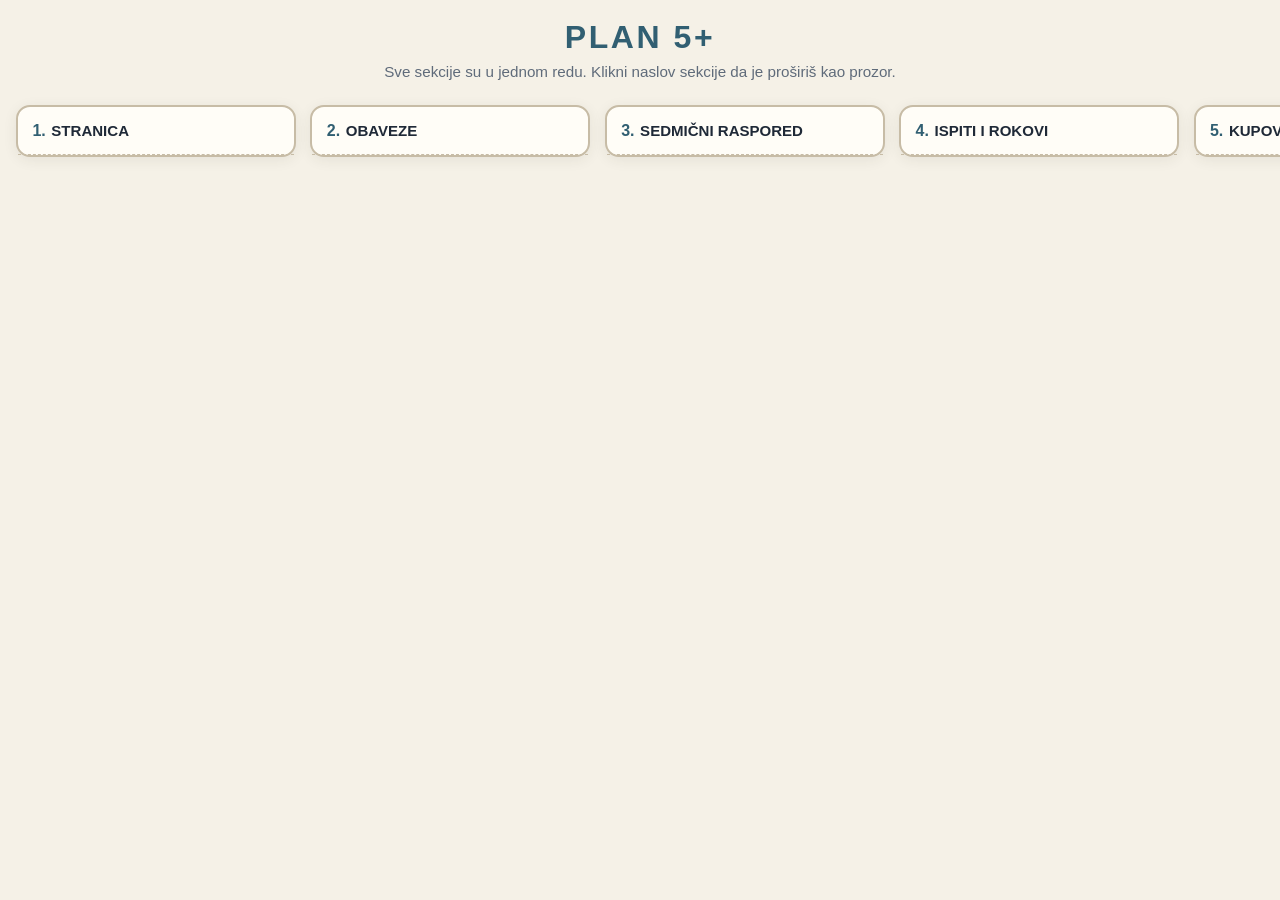
<file: index.html>
<!DOCTYPE html>
<html lang="sr">
<head>
  <meta charset="UTF-8" />
  <meta name="viewport" content="width=device-width, initial-scale=1.0" />
  <title>PLAN 5+ | Organizator</title>
  <link rel="stylesheet" href="styles.css" />
</head>
<body>
  <header class="topbar">
    <h1>PLAN 5+</h1>
    <p>Sve sekcije su u jednom redu. Klikni naslov sekcije da je proširiš kao prozor.</p>
  </header>

  <main class="board" aria-label="Plan sekcije">
    <details class="panel">
      <summary>
        <span class="panel-number">1.</span>
        <span class="panel-title">Stranica</span>
      </summary>
      <section class="panel-content">
        <h2>Datum</h2>
        <p class="date">14.02.2026</p>

        <h3>Dnevna to-do lista</h3>
        <ul class="check-list">
          <li><input type="checkbox" id="d1"><label for="d1">Završiti 3 najvažnije obaveze</label></li>
          <li><input type="checkbox" id="d2"><label for="d2">Odgovoriti na poruke/mailove</label></li>
          <li><input type="checkbox" id="d3"><label for="d3">Kratka fizička aktivnost</label></li>
          <li><input type="checkbox" id="d4"><label for="d4">Plan za sutra</label></li>
        </ul>
      </section>
    </details>

    <details class="panel">
      <summary>
        <span class="panel-number">2.</span>
        <span class="panel-title">Obaveze</span>
      </summary>
      <section class="panel-content">
        <div class="priority-group">
          <h3 class="p-high">Hitno</h3>
          <ul class="dot-list">
            <li>Predaja seminara</li>
            <li>Uplata računa</li>
            <li>Poziv mentoru</li>
          </ul>
        </div>

        <div class="priority-group">
          <h3 class="p-mid">Važno</h3>
          <ul class="dot-list">
            <li>Priprema prezentacije</li>
            <li>Nabavka za sedmicu</li>
            <li>Vježbanje 45 min</li>
          </ul>
        </div>

        <div class="priority-group">
          <h3 class="p-low">Može da sačeka</h3>
          <ul class="dot-list">
            <li>Sređivanje ormara</li>
            <li>Backup fotografija</li>
            <li>Organizacija desktopa</li>
          </ul>
        </div>
      </section>
    </details>

    <details class="panel">
      <summary>
        <span class="panel-number">3.</span>
        <span class="panel-title">Sedmični raspored</span>
      </summary>
      <section class="panel-content">
        <table>
          <caption>Ponedjeljak – Nedjelja</caption>
          <thead>
            <tr>
              <th>Dan</th>
              <th>Aktivnosti</th>
            </tr>
          </thead>
          <tbody>
            <tr><td>Pon</td><td><span class="tag predavanje">Predavanje</span> 09:00</td></tr>
            <tr><td>Uto</td><td><span class="tag vjezbe">Vježbe</span> 11:00</td></tr>
            <tr><td>Sri</td><td><span class="tag trening">Trening</span> 18:00</td></tr>
            <tr><td>Čet</td><td><span class="tag obaveza">Lične obaveze</span></td></tr>
            <tr><td>Pet</td><td><span class="tag predavanje">Predavanje</span> 10:00</td></tr>
            <tr><td>Sub</td><td><span class="tag slobodno">Odmor / fleksibilno</span></td></tr>
            <tr><td>Ned</td><td><span class="tag planiranje">Planiranje sedmice</span></td></tr>
          </tbody>
        </table>
      </section>
    </details>

    <details class="panel">
      <summary>
        <span class="panel-number">4.</span>
        <span class="panel-title">Ispiti i rokovi</span>
      </summary>
      <section class="panel-content">
        <ul class="deadline-list">
          <li><strong>Kolokvijum hemija</strong> <span>12. mart</span></li>
          <li><strong>Predaja završnog rada</strong> <span>20. mart</span></li>
          <li><strong>Prijava ispita</strong> <span>25. mart</span></li>
          <li><strong>Plaćanje školarine</strong> <span>1. april</span></li>
        </ul>
        <p class="hint">Savjet: drži rokove sortirane po datumu i uključi podsjetnik 2 dana ranije.</p>
      </section>
    </details>

    <details class="panel">
      <summary>
        <span class="panel-number">5.</span>
        <span class="panel-title">Kupovina i troškovi</span>
      </summary>
      <section class="panel-content">
        <h3>Lista kupovine</h3>
        <ul class="check-list">
          <li><input type="checkbox" id="k1"><label for="k1">Mlijeko</label></li>
          <li><input type="checkbox" id="k2"><label for="k2">Hljeb</label></li>
          <li><input type="checkbox" id="k3"><label for="k3">Voće</label></li>
          <li><input type="checkbox" id="k4"><label for="k4">Higijena</label></li>
        </ul>

        <h3>Troškovi</h3>
        <div class="cost-row"><span>Budžet:</span><strong>350 KM</strong></div>
        <div class="cost-row"><span>Potrošeno:</span><strong>124 KM</strong></div>
      </section>
    </details>

    <details class="panel">
      <summary>
        <span class="panel-number">6.</span>
        <span class="panel-title">Ostalo</span>
      </summary>
      <section class="panel-content">
        <h3>Brzi zapisi</h3>
        <textarea rows="10" placeholder="Upiši ideje, podsjetnike ili bilješke..."></textarea>

        <h3>Mini podsjetnik</h3>
        <p>Dodaj ovdje stvari koje ne spadaju ni u jednu drugu sekciju.</p>
      </section>
    </details>
  </main>
</body>
</html>
</file>
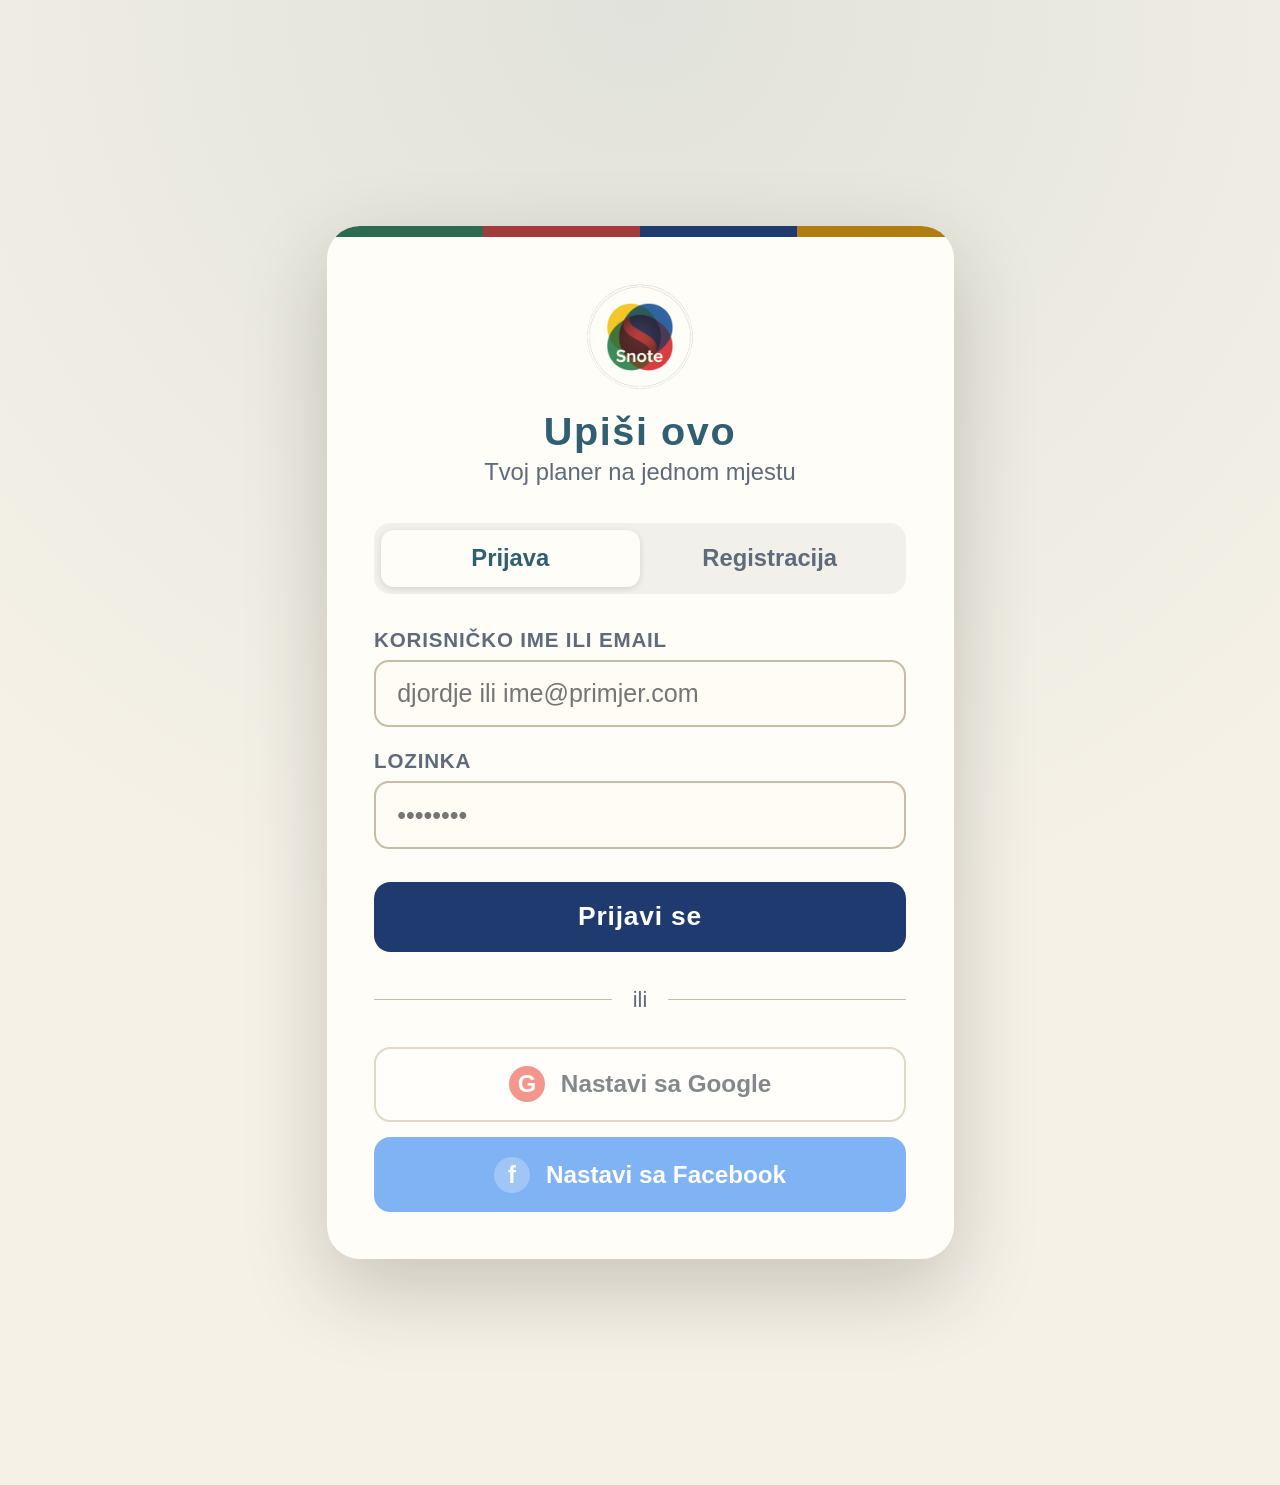
<file: src/pages/index.html>
<!doctype html>
<html lang="sr">
    <head>
        <meta charset="UTF-8" />
        <meta name="viewport" content="width=device-width, initial-scale=1.0" />
        <title>Upisi ovo</title>
        <link rel="icon" href="../shared/ui/logo.png" />
        <link rel="stylesheet" href="../shared/ui/styles.css?v=3" />
    </head>
    <body class="page-home">
        <script src="./auth.js?v=3"></script>
        <nav class="topnav">
            <a href="todo.html" class="topnav-segment topnav-todo">
                <svg
                    viewBox="0 0 24 24"
                    fill="white"
                    xmlns="http://www.w3.org/2000/svg"
                >
                    <rect x="4" y="4" width="16" height="16" rx="1" />
                </svg>
                <span class="topnav-segment-label">TODO</span>
            </a>
            <a href="obligations.html" class="topnav-segment topnav-oblig">
                <svg
                    viewBox="0 0 24 24"
                    fill="white"
                    xmlns="http://www.w3.org/2000/svg"
                >
                    <polygon points="12,3 22,21 2,21" />
                </svg>
                <span class="topnav-segment-label">OBLIGATIONS</span>
            </a>
            <a
                href="index.html"
                class="topnav-segment topnav-add"
                aria-label="Pocetna"
            >
                <img
                    src="../shared/ui/logo.png"
                    alt="Pocetna"
                    class="topnav-logo"
                />
            </a>
            <a href="calendar.html" class="topnav-segment topnav-cal">
                <svg
                    viewBox="0 0 24 24"
                    stroke="white"
                    stroke-width="3"
                    fill="none"
                    stroke-linecap="round"
                    xmlns="http://www.w3.org/2000/svg"
                >
                    <line x1="6" y1="6" x2="18" y2="18" />
                    <line x1="18" y1="6" x2="6" y2="18" />
                </svg>
                <span class="topnav-segment-label">CALENDAR</span>
            </a>
            <a href="notes.html" class="topnav-segment topnav-notes">
                <svg
                    viewBox="0 0 24 24"
                    fill="white"
                    xmlns="http://www.w3.org/2000/svg"
                >
                    <circle cx="12" cy="12" r="8" />
                </svg>
                <span class="topnav-segment-label">NOTES</span>
            </a>
        </nav>

        <div class="home-grid">
            <a href="calendar.html" class="home-tile home-tile-cal">
                <div class="home-tile-head">
                    <svg
                        viewBox="0 0 24 24"
                        stroke="white"
                        stroke-width="2.5"
                        fill="none"
                        stroke-linecap="round"
                        xmlns="http://www.w3.org/2000/svg"
                    >
                        <line x1="5" y1="5" x2="19" y2="19" />
                        <line x1="19" y1="5" x2="5" y2="19" />
                    </svg>
                    <span class="home-tile-label">CALENDAR</span>
                </div>
                <div class="home-tile-body" id="home-cal">
                    <p class="home-tile-empty">Učitavanje…</p>
                </div>
            </a>
            <a href="todo.html" class="home-tile home-tile-todo">
                <div class="home-tile-head">
                    <svg
                        viewBox="0 0 24 24"
                        fill="white"
                        xmlns="http://www.w3.org/2000/svg"
                    >
                        <rect x="3" y="3" width="18" height="18" rx="2" />
                    </svg>
                    <span class="home-tile-label">TODO</span>
                </div>
                <div class="home-tile-body" id="home-todo">
                    <p class="home-tile-empty">Učitavanje…</p>
                </div>
            </a>
            <a href="obligations.html" class="home-tile home-tile-oblig">
                <div class="home-tile-head">
                    <svg
                        viewBox="0 0 24 24"
                        fill="white"
                        xmlns="http://www.w3.org/2000/svg"
                    >
                        <polygon points="12,2 22,22 2,22" />
                    </svg>
                    <span class="home-tile-label">OBLIGATIONS</span>
                </div>
                <div class="home-tile-body" id="home-oblig">
                    <p class="home-tile-empty">Učitavanje…</p>
                </div>
            </a>
            <a href="notes.html" class="home-tile home-tile-notes">
                <div class="home-tile-head">
                    <svg
                        viewBox="0 0 24 24"
                        fill="white"
                        xmlns="http://www.w3.org/2000/svg"
                    >
                        <circle cx="12" cy="12" r="9" />
                    </svg>
                    <span class="home-tile-label">NOTES</span>
                </div>
                <div class="home-tile-body" id="home-notes">
                    <p class="home-tile-empty">Uskoro…</p>
                </div>
            </a>
        </div>

        <nav class="bottombar" aria-label="Mobilna navigacija">
            <a href="todo.html" class="bottombar-segment bottombar-todo">
                <svg
                    viewBox="0 0 24 24"
                    fill="white"
                    xmlns="http://www.w3.org/2000/svg"
                >
                    <rect x="4" y="4" width="16" height="16" rx="1" />
                </svg>
            </a>
            <a
                href="obligations.html"
                class="bottombar-segment bottombar-oblig"
            >
                <svg
                    viewBox="0 0 24 24"
                    fill="white"
                    xmlns="http://www.w3.org/2000/svg"
                >
                    <polygon points="12,3 22,21 2,21" />
                </svg>
            </a>
            <a
                href="index.html"
                class="bottombar-segment bottombar-add"
                aria-label="Pocetna"
            >
                <img
                    src="../shared/ui/logo.png"
                    alt="Pocetna"
                    class="bottombar-logo"
                />
            </a>
            <a href="calendar.html" class="bottombar-segment bottombar-cal">
                <svg
                    viewBox="0 0 24 24"
                    stroke="white"
                    stroke-width="3"
                    fill="none"
                    stroke-linecap="round"
                    xmlns="http://www.w3.org/2000/svg"
                >
                    <line x1="6" y1="6" x2="18" y2="18" />
                    <line x1="18" y1="6" x2="6" y2="18" />
                </svg>
            </a>
            <a href="notes.html" class="bottombar-segment bottombar-notes">
                <svg
                    viewBox="0 0 24 24"
                    fill="white"
                    xmlns="http://www.w3.org/2000/svg"
                >
                    <circle cx="12" cy="12" r="8" />
                </svg>
            </a>
        </nav>
        <script src="./cube-nav.js"></script>
        <script src="./index.js"></script>
    </body>
</html>
</file>
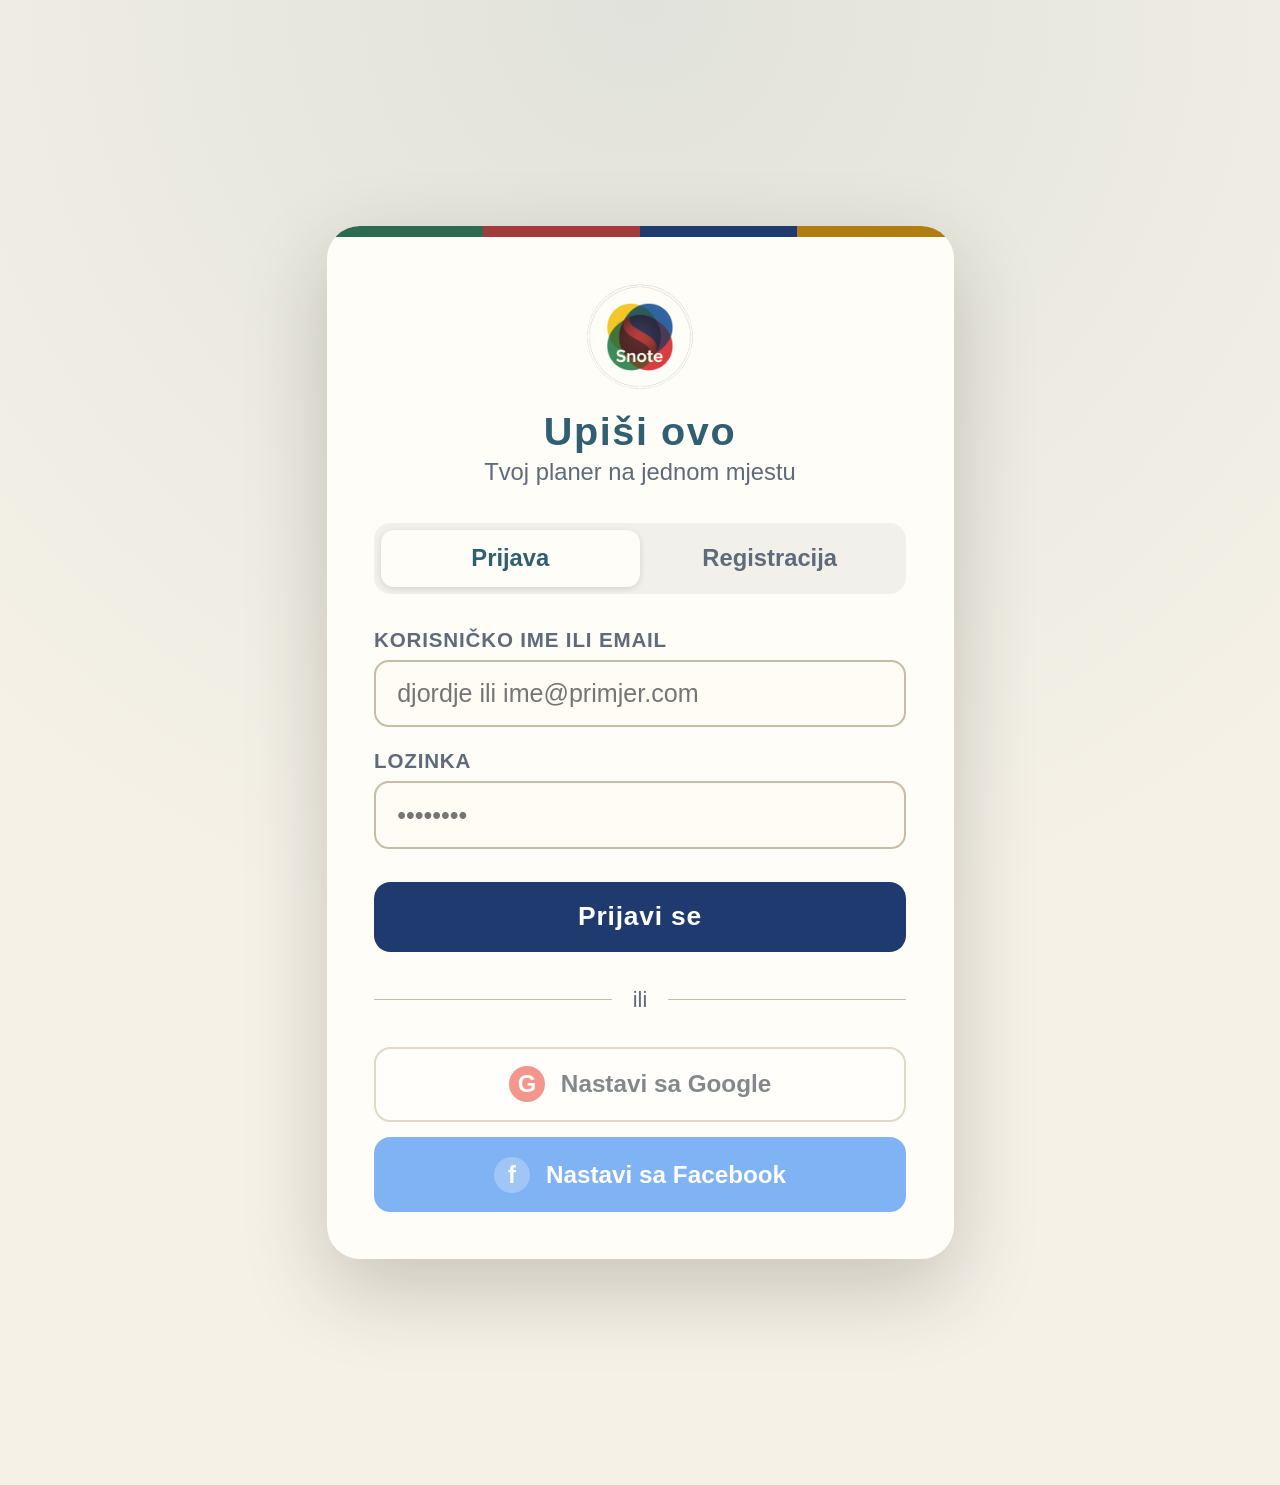
<file: src/pages/calendar.html>
<!doctype html>
<html lang="sr">
    <head>
        <meta charset="UTF-8" />
        <meta name="viewport" content="width=device-width, initial-scale=1.0" />
        <title>Calendar — Upisi ovo</title>
        <link rel="icon" href="../shared/ui/logo.png" />
        <link rel="stylesheet" href="../shared/ui/styles.css?v=3" />
    </head>
    <body class="page-cal">
        <script src="./auth.js?v=3"></script>
        <nav class="topnav">
            <a href="todo.html" class="topnav-segment topnav-todo">
                <svg
                    viewBox="0 0 24 24"
                    fill="white"
                    xmlns="http://www.w3.org/2000/svg"
                >
                    <rect x="4" y="4" width="16" height="16" rx="1" />
                </svg>
                <span class="topnav-segment-label">TODO</span>
            </a>
            <a href="obligations.html" class="topnav-segment topnav-oblig">
                <svg
                    viewBox="0 0 24 24"
                    fill="white"
                    xmlns="http://www.w3.org/2000/svg"
                >
                    <polygon points="12,3 22,21 2,21" />
                </svg>
                <span class="topnav-segment-label">OBLIGATIONS</span>
            </a>
            <a
                href="index.html"
                class="topnav-segment topnav-add"
                aria-label="Pocetna"
            >
                <img
                    src="../shared/ui/logo.png"
                    alt="Pocetna"
                    class="topnav-logo"
                />
            </a>
            <a href="calendar.html" class="topnav-segment topnav-cal active">
                <svg
                    viewBox="0 0 24 24"
                    stroke="white"
                    stroke-width="3"
                    fill="none"
                    stroke-linecap="round"
                    xmlns="http://www.w3.org/2000/svg"
                >
                    <line x1="6" y1="6" x2="18" y2="18" />
                    <line x1="18" y1="6" x2="6" y2="18" />
                </svg>
                <span class="topnav-segment-label">CALENDAR</span>
            </a>
            <a href="notes.html" class="topnav-segment topnav-notes">
                <svg
                    viewBox="0 0 24 24"
                    fill="white"
                    xmlns="http://www.w3.org/2000/svg"
                >
                    <circle cx="12" cy="12" r="8" />
                </svg>
                <span class="topnav-segment-label">NOTES</span>
            </a>
        </nav>

        <header class="section-header section-header-cal">
            <h1>CALENDAR</h1>
        </header>

        <main class="section-content">
            <div class="cal-nav">
                <button
                    class="cal-nav-arrow"
                    id="cal-prev"
                    type="button"
                    aria-label="Prethodni mjesec"
                >‹</button>
                <button
                    class="cal-nav-label date"
                    id="month-year"
                    type="button"
                    aria-haspopup="true"
                ></button>
                <button
                    class="cal-nav-arrow"
                    id="cal-next"
                    type="button"
                    aria-label="Sljedeći mjesec"
                >›</button>
            </div>
            <div class="grid-container">
                <div class="cal-weekdays" id="cal-weekdays"></div>
                <div id="calendar"></div>
            </div>
        </main>

        <nav class="bottombar" aria-label="Mobilna navigacija">
            <a href="todo.html" class="bottombar-segment bottombar-todo">
                <svg
                    viewBox="0 0 24 24"
                    fill="white"
                    xmlns="http://www.w3.org/2000/svg"
                >
                    <rect x="4" y="4" width="16" height="16" rx="1" />
                </svg>
            </a>
            <a
                href="obligations.html"
                class="bottombar-segment bottombar-oblig"
            >
                <svg
                    viewBox="0 0 24 24"
                    fill="white"
                    xmlns="http://www.w3.org/2000/svg"
                >
                    <polygon points="12,3 22,21 2,21" />
                </svg>
            </a>
            <a
                href="index.html"
                class="bottombar-segment bottombar-add"
                aria-label="Pocetna"
            >
                <img
                    src="../shared/ui/logo.png"
                    alt="Pocetna"
                    class="bottombar-logo"
                />
            </a>
            <a
                href="calendar.html"
                class="bottombar-segment bottombar-cal active"
            >
                <svg
                    viewBox="0 0 24 24"
                    stroke="white"
                    stroke-width="3"
                    fill="none"
                    stroke-linecap="round"
                    xmlns="http://www.w3.org/2000/svg"
                >
                    <line x1="6" y1="6" x2="18" y2="18" />
                    <line x1="18" y1="6" x2="6" y2="18" />
                </svg>
            </a>
            <a href="notes.html" class="bottombar-segment bottombar-notes">
                <svg
                    viewBox="0 0 24 24"
                    fill="white"
                    xmlns="http://www.w3.org/2000/svg"
                >
                    <circle cx="12" cy="12" r="8" />
                </svg>
            </a>
        </nav>
        <script src="./cube-nav.js"></script>
        <script src="./calendar.js"></script>
    </body>
</html>
</file>
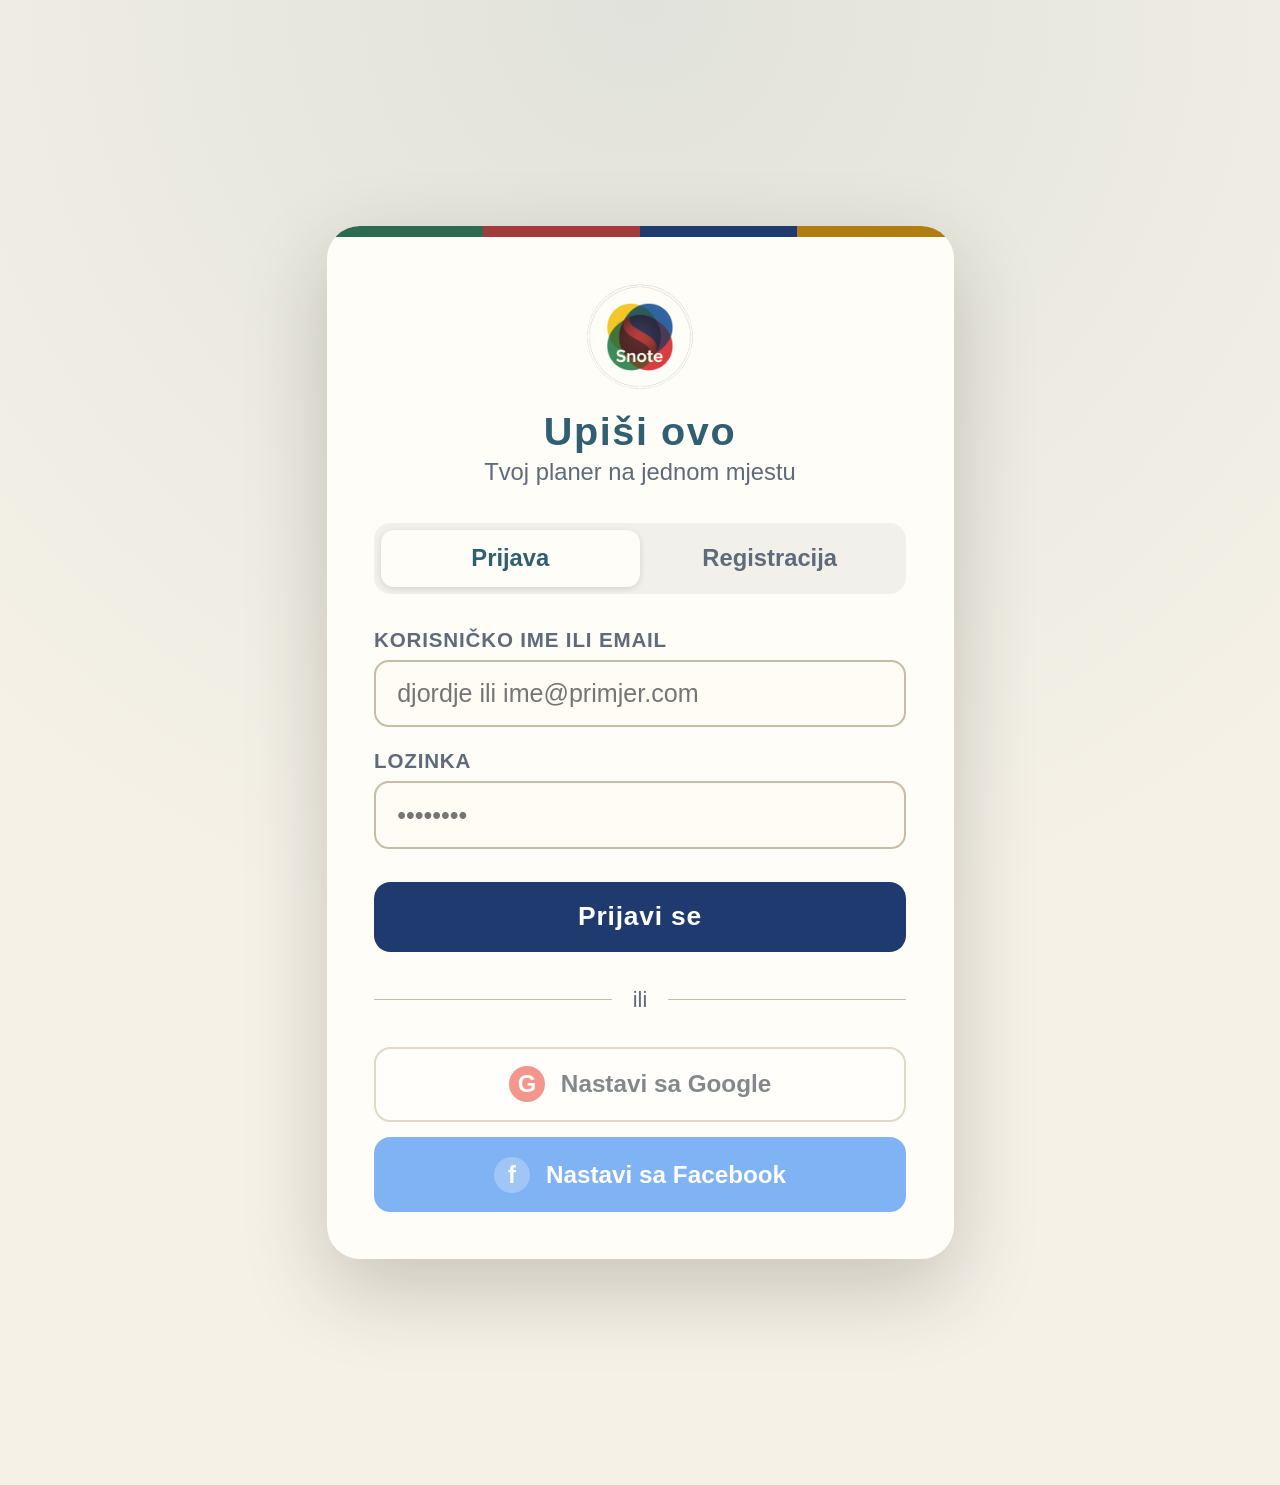
<file: src/pages/login.html>
<!doctype html>
<html lang="sr">
    <head>
        <meta charset="UTF-8" />
        <meta name="viewport" content="width=device-width, initial-scale=1.0" />
        <title>Prijava — Upiši ovo</title>
        <link rel="icon" href="../shared/ui/logo.png" />
        <link rel="stylesheet" href="../shared/ui/styles.css?v=3" />
    </head>
    <body class="page-login">
        <main class="auth-wrap">
            <div class="auth-card">
                <div class="auth-accent" aria-hidden="true">
                    <span class="auth-accent-seg seg-todo"></span>
                    <span class="auth-accent-seg seg-oblig"></span>
                    <span class="auth-accent-seg seg-cal"></span>
                    <span class="auth-accent-seg seg-notes"></span>
                </div>

                <div class="auth-head">
                    <img
                        src="../shared/ui/logo.png"
                        alt="Upiši ovo"
                        class="auth-logo"
                    />
                    <h1 class="auth-title">Upiši ovo</h1>
                    <p class="auth-subtitle">Tvoj planer na jednom mjestu</p>
                </div>

                <div class="auth-tabs" role="tablist">
                    <button
                        class="auth-tab is-active"
                        data-tab="login"
                        type="button"
                    >
                        Prijava
                    </button>
                    <button class="auth-tab" data-tab="register" type="button">
                        Registracija
                    </button>
                </div>

                <form id="auth-form" class="auth-form" novalidate>
                    <label class="auth-field" id="field-identifier">
                        <span>Korisničko ime ili email</span>
                        <input
                            type="text"
                            id="auth-identifier"
                            autocomplete="username"
                            placeholder="djordje ili ime@primjer.com"
                        />
                    </label>
                    <label class="auth-field" id="field-username" hidden>
                        <span>Korisničko ime</span>
                        <input
                            type="text"
                            id="auth-username"
                            autocomplete="username"
                            placeholder="npr. djordje"
                        />
                    </label>
                    <label class="auth-field" id="field-email" hidden>
                        <span>Email</span>
                        <input
                            type="email"
                            id="auth-email"
                            autocomplete="email"
                            placeholder="ime@primjer.com"
                        />
                    </label>
                    <label class="auth-field">
                        <span>Lozinka</span>
                        <input
                            type="password"
                            id="auth-password"
                            autocomplete="current-password"
                            required
                            placeholder="••••••••"
                        />
                    </label>

                    <p class="auth-hint" id="register-hint" hidden>
                        Korisničko ime: 3–30 karaktera (slova, brojevi, . _ -),
                        jedinstveno. Lozinka najmanje 8 karaktera.
                    </p>
                    <p class="auth-error" id="auth-error" hidden></p>

                    <button type="submit" class="auth-submit" id="auth-submit">
                        Prijavi se
                    </button>
                </form>

                <div class="auth-divider"><span>ili</span></div>

                <div class="auth-social">
                    <button
                        type="button"
                        class="auth-social-btn auth-google"
                        data-provider="google"
                    >
                        <span class="auth-social-icon">G</span>
                        Nastavi sa Google
                    </button>
                    <button
                        type="button"
                        class="auth-social-btn auth-facebook"
                        data-provider="facebook"
                    >
                        <span class="auth-social-icon">f</span>
                        Nastavi sa Facebook
                    </button>
                </div>
            </div>
        </main>

        <script src="./auth.js?v=3"></script>
        <script src="./login.js"></script>
    </body>
</html>
</file>
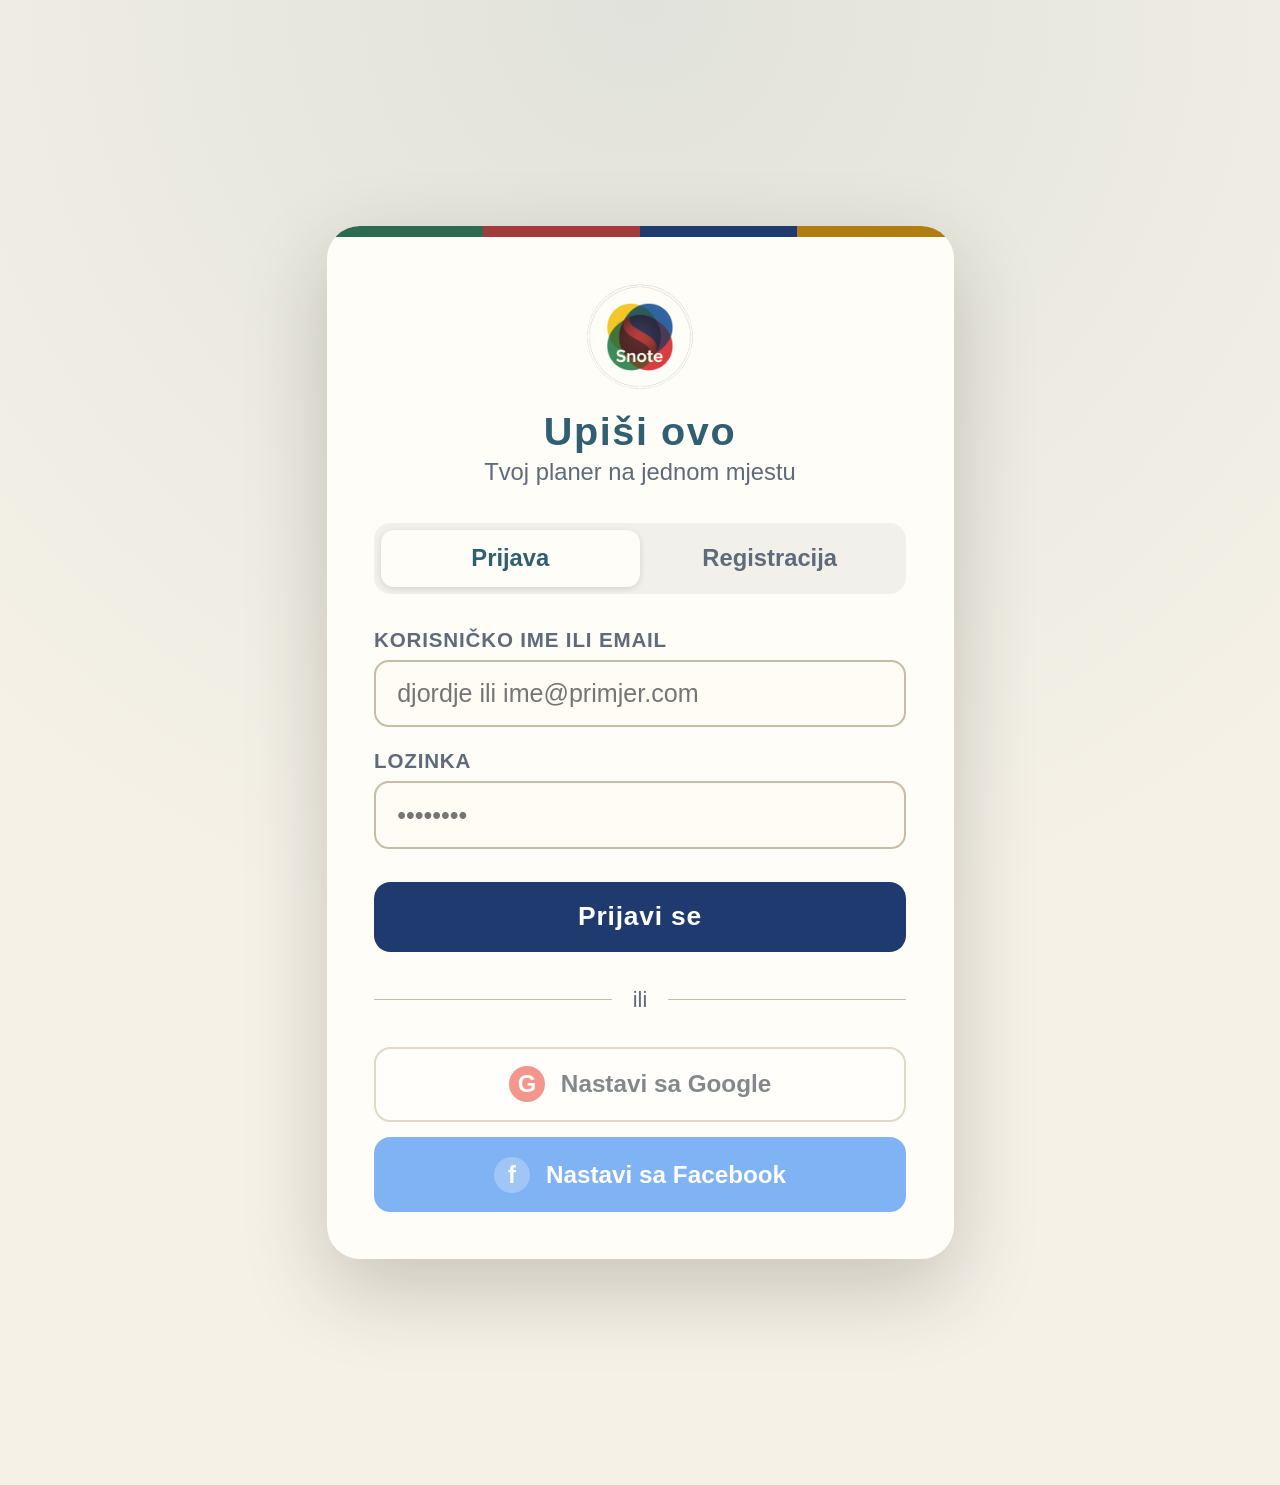
<file: src/pages/notes.html>
<!doctype html>
<html lang="sr">
    <head>
        <meta charset="UTF-8" />
        <meta name="viewport" content="width=device-width, initial-scale=1.0" />
        <title>Notes — Upisi ovo</title>
        <link rel="icon" href="../shared/ui/logo.png" />
        <link rel="stylesheet" href="../shared/ui/styles.css?v=3" />
    </head>
    <body class="page-notes">
        <script src="./auth.js?v=3"></script>
        <nav class="topnav">
            <a href="todo.html" class="topnav-segment topnav-todo">
                <svg
                    viewBox="0 0 24 24"
                    fill="white"
                    xmlns="http://www.w3.org/2000/svg"
                >
                    <rect x="4" y="4" width="16" height="16" rx="1" />
                </svg>
                <span class="topnav-segment-label">TODO</span>
            </a>
            <a href="obligations.html" class="topnav-segment topnav-oblig">
                <svg
                    viewBox="0 0 24 24"
                    fill="white"
                    xmlns="http://www.w3.org/2000/svg"
                >
                    <polygon points="12,3 22,21 2,21" />
                </svg>
                <span class="topnav-segment-label">OBLIGATIONS</span>
            </a>
            <a
                href="index.html"
                class="topnav-segment topnav-add"
                aria-label="Pocetna"
            >
                <img
                    src="../shared/ui/logo.png"
                    alt="Pocetna"
                    class="topnav-logo"
                />
            </a>
            <a href="calendar.html" class="topnav-segment topnav-cal">
                <svg
                    viewBox="0 0 24 24"
                    stroke="white"
                    stroke-width="3"
                    fill="none"
                    stroke-linecap="round"
                    xmlns="http://www.w3.org/2000/svg"
                >
                    <line x1="6" y1="6" x2="18" y2="18" />
                    <line x1="18" y1="6" x2="6" y2="18" />
                </svg>
                <span class="topnav-segment-label">CALENDAR</span>
            </a>
            <a href="notes.html" class="topnav-segment topnav-notes active">
                <svg
                    viewBox="0 0 24 24"
                    fill="white"
                    xmlns="http://www.w3.org/2000/svg"
                >
                    <circle cx="12" cy="12" r="8" />
                </svg>
                <span class="topnav-segment-label">NOTES</span>
            </a>
        </nav>

        <header class="section-header section-header-notes">
            <h1>NOTES</h1>
        </header>

        <main class="section-content">
            <p class="section-placeholder">Bilješke — uskoro.</p>
        </main>

        <nav class="bottombar" aria-label="Mobilna navigacija">
            <a href="todo.html" class="bottombar-segment bottombar-todo">
                <svg
                    viewBox="0 0 24 24"
                    fill="white"
                    xmlns="http://www.w3.org/2000/svg"
                >
                    <rect x="4" y="4" width="16" height="16" rx="1" />
                </svg>
            </a>
            <a
                href="obligations.html"
                class="bottombar-segment bottombar-oblig"
            >
                <svg
                    viewBox="0 0 24 24"
                    fill="white"
                    xmlns="http://www.w3.org/2000/svg"
                >
                    <polygon points="12,3 22,21 2,21" />
                </svg>
            </a>
            <a
                href="index.html"
                class="bottombar-segment bottombar-add"
                aria-label="Pocetna"
            >
                <img
                    src="../shared/ui/logo.png"
                    alt="Pocetna"
                    class="bottombar-logo"
                />
            </a>
            <a href="calendar.html" class="bottombar-segment bottombar-cal">
                <svg
                    viewBox="0 0 24 24"
                    stroke="white"
                    stroke-width="3"
                    fill="none"
                    stroke-linecap="round"
                    xmlns="http://www.w3.org/2000/svg"
                >
                    <line x1="6" y1="6" x2="18" y2="18" />
                    <line x1="18" y1="6" x2="6" y2="18" />
                </svg>
            </a>
            <a
                href="notes.html"
                class="bottombar-segment bottombar-notes active"
            >
                <svg
                    viewBox="0 0 24 24"
                    fill="white"
                    xmlns="http://www.w3.org/2000/svg"
                >
                    <circle cx="12" cy="12" r="8" />
                </svg>
            </a>
        </nav>
        <script src="./cube-nav.js"></script>
    </body>
</html>
</file>
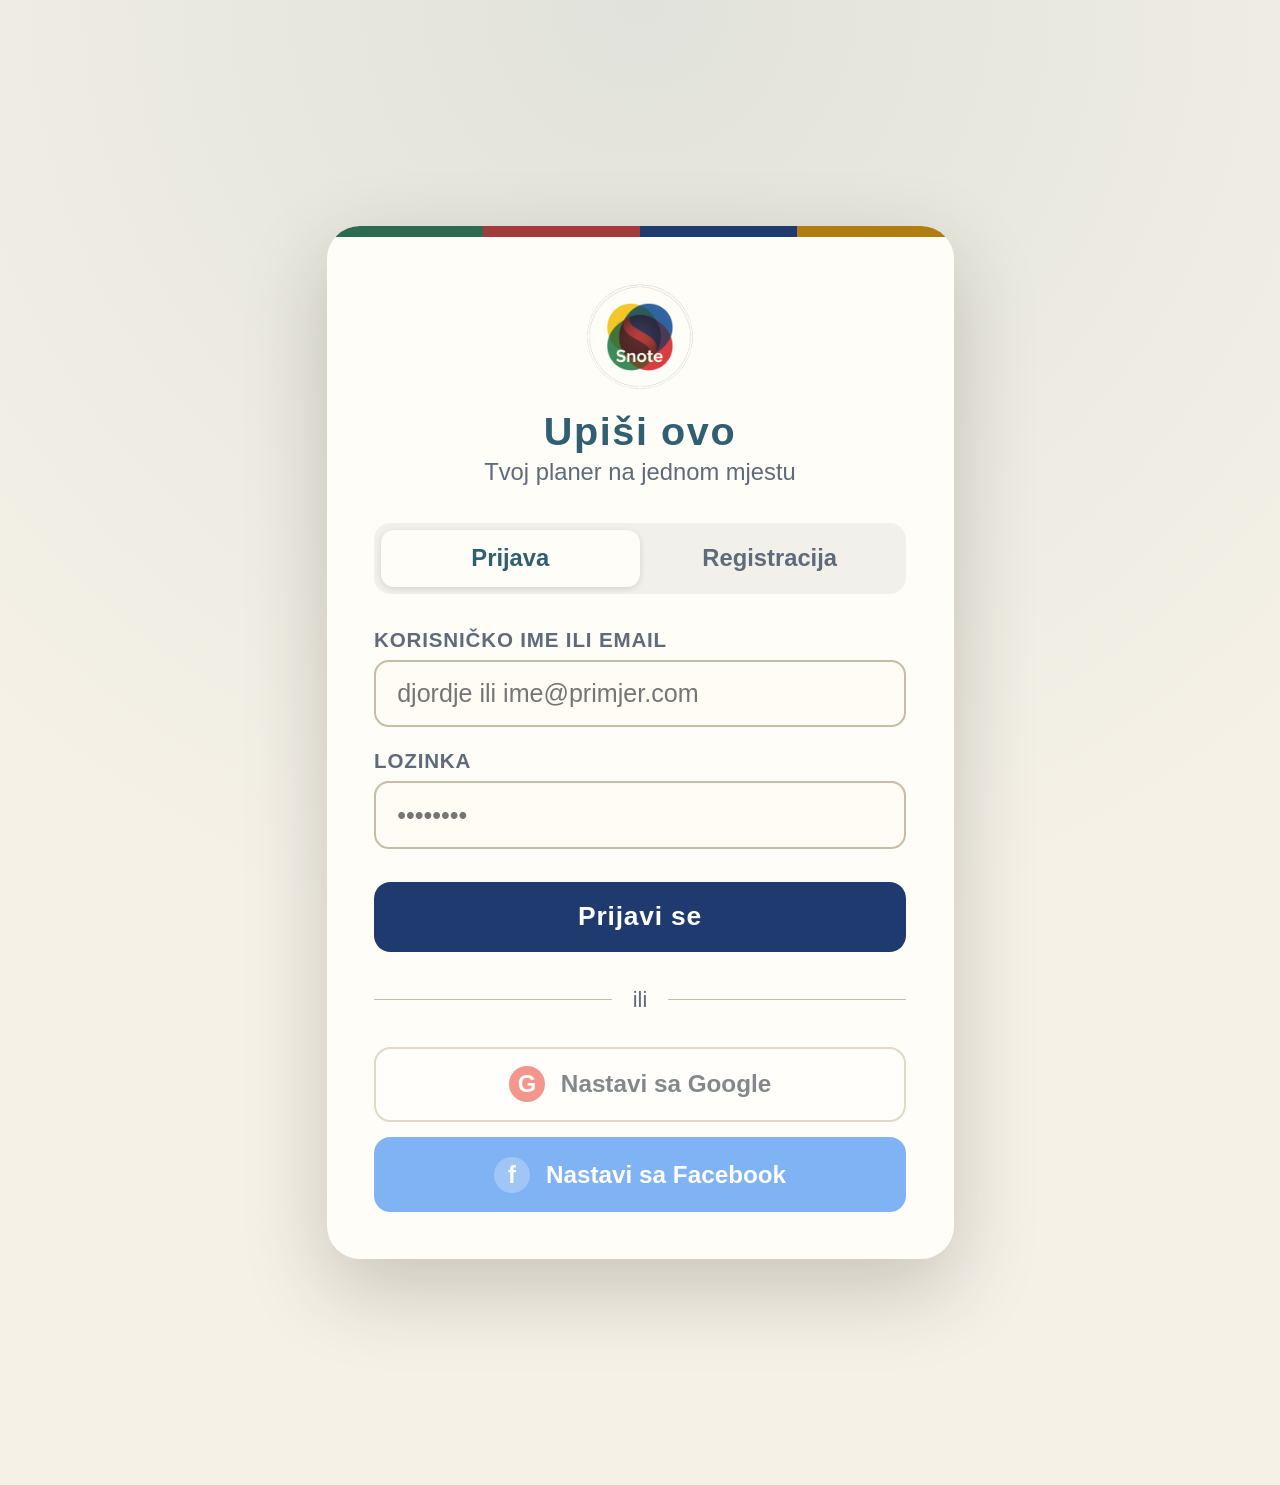
<file: src/pages/obligations.html>
<!doctype html>
<html lang="sr">
    <head>
        <meta charset="UTF-8" />
        <meta name="viewport" content="width=device-width, initial-scale=1.0" />
        <title>Obligations — Upisi ovo</title>
        <link
            rel="icon"
            href="../shared/ui/logo.png"
        />
        <link rel="stylesheet" href="../shared/ui/styles.css?v=3" />
    </head>
    <body class="page-oblig">
        <script src="./auth.js?v=3"></script>
        <nav class="topnav">
            <a href="todo.html" class="topnav-segment topnav-todo">
                <svg viewBox="0 0 24 24" fill="white" xmlns="http://www.w3.org/2000/svg">
                    <rect x="4" y="4" width="16" height="16" rx="1"/>
                </svg>
                <span class="topnav-segment-label">TODO</span>
            </a>
            <a href="obligations.html" class="topnav-segment topnav-oblig active">
                <svg viewBox="0 0 24 24" fill="white" xmlns="http://www.w3.org/2000/svg">
                    <polygon points="12,3 22,21 2,21"/>
                </svg>
                <span class="topnav-segment-label">OBLIGATIONS</span>
            </a>
            <a href="index.html" class="topnav-segment topnav-add" aria-label="Pocetna">
                <img src="../shared/ui/logo.png" alt="Pocetna" class="topnav-logo" />
            </a>
            <a href="calendar.html" class="topnav-segment topnav-cal">
                <svg viewBox="0 0 24 24" stroke="white" stroke-width="3" fill="none" stroke-linecap="round" xmlns="http://www.w3.org/2000/svg">
                    <line x1="6" y1="6" x2="18" y2="18"/>
                    <line x1="18" y1="6" x2="6" y2="18"/>
                </svg>
                <span class="topnav-segment-label">CALENDAR</span>
            </a>
            <a href="notes.html" class="topnav-segment topnav-notes">
                <svg viewBox="0 0 24 24" fill="white" xmlns="http://www.w3.org/2000/svg">
                    <circle cx="12" cy="12" r="8"/>
                </svg>
                <span class="topnav-segment-label">NOTES</span>
            </a>
        </nav>

        <header class="section-header section-header-oblig">
            <h1>OBLIGATIONS</h1>
        </header>

        <main class="section-content">
            <section id="obligations-panel" class="panel-content" style="padding:0">
                <form id="obligation-actions-form" class="obligation-entry-form">
                    <input
                        id="obligation-item-input"
                        type="text"
                        placeholder="Upiši obavezu…"
                    />
                    <input
                        id="obligation-date-input"
                        type="date"
                        class="obligation-date-input"
                        aria-label="Datum obaveze"
                    />
                    <div class="obligation-action-row">
                        <button
                            id="urgent-btn"
                            class="obligation-action-btn obligation-btn-urgent"
                            type="button"
                            data-obligation="urgent"
                        >Hitno</button>
                        <button
                            id="important-btn"
                            class="obligation-action-btn obligation-btn-important"
                            type="button"
                            data-obligation="important"
                        >Važno</button>
                        <button
                            id="wait-btn"
                            class="obligation-action-btn obligation-btn-wait"
                            type="button"
                            data-obligation="wait"
                        >Čeka</button>
                        <button
                            id="obligation-delete-mode-btn"
                            class="obligation-action-btn obligation-btn-delete-mode"
                            type="button"
                            data-delete-mode-toggle="true"
                            aria-label="Uključi brisanje"
                        >✕</button>
                    </div>
                </form>

                <div class="obligations-columns">
                    <div class="priority-group">
                        <h3 class="p-high">Hitno</h3>
                        <ul id="obligations-urgent" class="dot-list"></ul>
                    </div>
                    <div class="priority-group">
                        <h3 class="p-mid">Važno</h3>
                        <ul id="obligations-important" class="dot-list"></ul>
                    </div>
                    <div class="priority-group">
                        <h3 class="p-low">Može da sačeka</h3>
                        <ul id="obligations-wait" class="dot-list"></ul>
                    </div>
                </div>
            </section>
        </main>

        <nav class="bottombar" aria-label="Mobilna navigacija">
            <a href="todo.html" class="bottombar-segment bottombar-todo">
                <svg viewBox="0 0 24 24" fill="white" xmlns="http://www.w3.org/2000/svg">
                    <rect x="4" y="4" width="16" height="16" rx="1"/>
                </svg>
            </a>
            <a href="obligations.html" class="bottombar-segment bottombar-oblig active">
                <svg viewBox="0 0 24 24" fill="white" xmlns="http://www.w3.org/2000/svg">
                    <polygon points="12,3 22,21 2,21"/>
                </svg>
            </a>
            <a href="index.html" class="bottombar-segment bottombar-add" aria-label="Pocetna">
                <img src="../shared/ui/logo.png" alt="Pocetna" class="bottombar-logo" />
            </a>
            <a href="calendar.html" class="bottombar-segment bottombar-cal">
                <svg viewBox="0 0 24 24" stroke="white" stroke-width="3" fill="none" stroke-linecap="round" xmlns="http://www.w3.org/2000/svg">
                    <line x1="6" y1="6" x2="18" y2="18"/>
                    <line x1="18" y1="6" x2="6" y2="18"/>
                </svg>
            </a>
            <a href="notes.html" class="bottombar-segment bottombar-notes">
                <svg viewBox="0 0 24 24" fill="white" xmlns="http://www.w3.org/2000/svg">
                    <circle cx="12" cy="12" r="8"/>
                </svg>
            </a>
        </nav>

        <script src="./obligations.js"></script>
        <script src="./cube-nav.js"></script>

    </body>
</html>
</file>
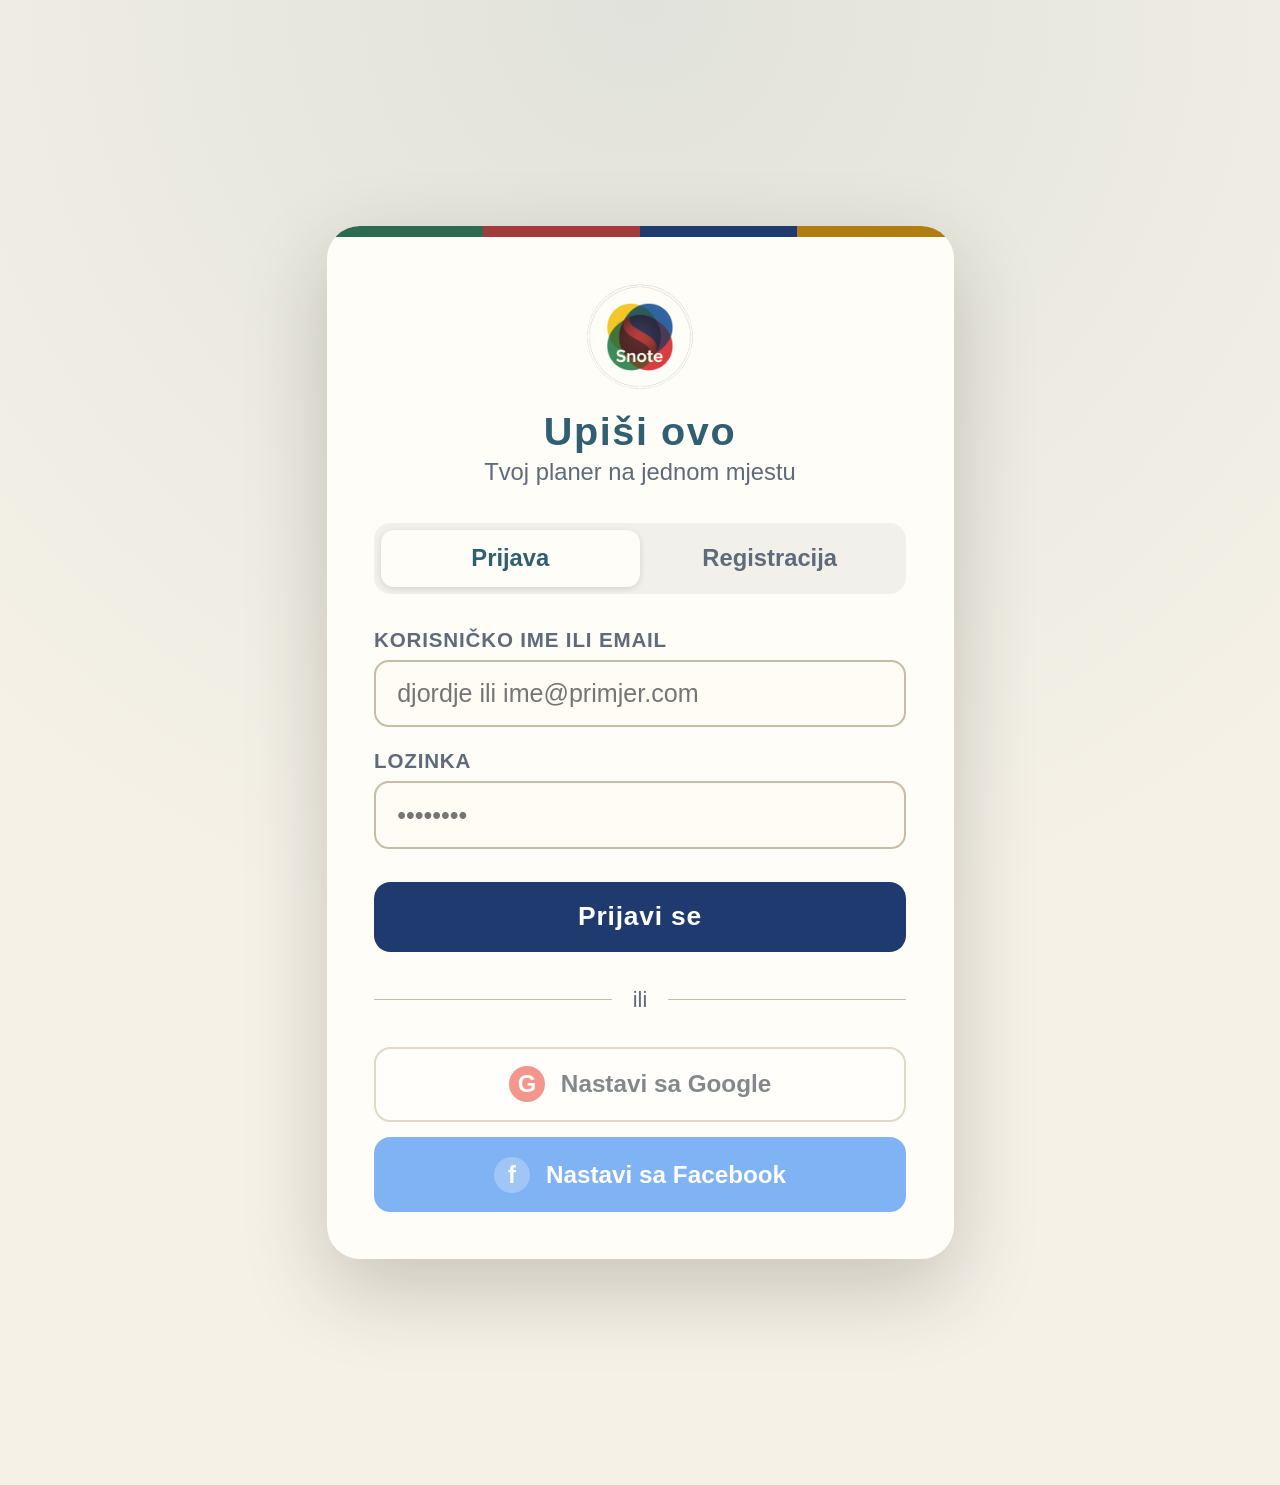
<file: src/pages/todo.html>
<!doctype html>
<html lang="sr">
    <head>
        <meta charset="UTF-8" />
        <meta name="viewport" content="width=device-width, initial-scale=1.0" />
        <title>TODO — Upisi ovo</title>
        <link rel="icon" href="../shared/ui/logo.png" />
        <link rel="stylesheet" href="../shared/ui/styles.css?v=3" />
    </head>
    <body class="page-todo">
        <script src="./auth.js?v=3"></script>
        <nav class="topnav">
            <a href="todo.html" class="topnav-segment topnav-todo active">
                <svg
                    viewBox="0 0 24 24"
                    fill="white"
                    xmlns="http://www.w3.org/2000/svg"
                >
                    <rect x="4" y="4" width="16" height="16" rx="1" />
                </svg>
                <span class="topnav-segment-label">TODO</span>
            </a>
            <a href="obligations.html" class="topnav-segment topnav-oblig">
                <svg
                    viewBox="0 0 24 24"
                    fill="white"
                    xmlns="http://www.w3.org/2000/svg"
                >
                    <polygon points="12,3 22,21 2,21" />
                </svg>
                <span class="topnav-segment-label">OBLIGATIONS</span>
            </a>
            <a
                href="index.html"
                class="topnav-segment topnav-add"
                aria-label="Pocetna"
            >
                <img
                    src="../shared/ui/logo.png"
                    alt="Pocetna"
                    class="topnav-logo"
                />
            </a>
            <a href="calendar.html" class="topnav-segment topnav-cal">
                <svg
                    viewBox="0 0 24 24"
                    stroke="white"
                    stroke-width="3"
                    fill="none"
                    stroke-linecap="round"
                    xmlns="http://www.w3.org/2000/svg"
                >
                    <line x1="6" y1="6" x2="18" y2="18" />
                    <line x1="18" y1="6" x2="6" y2="18" />
                </svg>
                <span class="topnav-segment-label">CALENDAR</span>
            </a>
            <a href="notes.html" class="topnav-segment topnav-notes">
                <svg
                    viewBox="0 0 24 24"
                    fill="white"
                    xmlns="http://www.w3.org/2000/svg"
                >
                    <circle cx="12" cy="12" r="8" />
                </svg>
                <span class="topnav-segment-label">NOTES</span>
            </a>
        </nav>

        <header class="section-header section-header-todo">
            <h1>TODO</h1>
        </header>

        <main class="section-content">
            <form id="todo-form" class="todo-entry-form">
                <input id="todo-input" type="text" placeholder="Nova stavka…" />
                <div class="todo-action-row">
                    <button id="add-todo-btn" type="submit">Dodaj</button>
                    <button
                        id="todo-delete-mode-btn"
                        class="todo-delete-mode-btn"
                        type="button"
                        data-delete-mode-toggle="true"
                        aria-label="Uključi brisanje"
                    >✕</button>
                </div>
            </form>
            <p class="date" id="day-date"></p>
            <ul id="todo-list"></ul>

            <div id="load-todos-div">
                <ul id="load-todos-list"></ul>
            </div>
        </main>

        <nav class="bottombar" aria-label="Mobilna navigacija">
            <a href="todo.html" class="bottombar-segment bottombar-todo active">
                <svg
                    viewBox="0 0 24 24"
                    fill="white"
                    xmlns="http://www.w3.org/2000/svg"
                >
                    <rect x="4" y="4" width="16" height="16" rx="1" />
                </svg>
            </a>
            <a
                href="obligations.html"
                class="bottombar-segment bottombar-oblig"
            >
                <svg
                    viewBox="0 0 24 24"
                    fill="white"
                    xmlns="http://www.w3.org/2000/svg"
                >
                    <polygon points="12,3 22,21 2,21" />
                </svg>
            </a>
            <a
                href="index.html"
                class="bottombar-segment bottombar-add"
                aria-label="Pocetna"
            >
                <img
                    src="../shared/ui/logo.png"
                    alt="Pocetna"
                    class="bottombar-logo"
                />
            </a>
            <a href="calendar.html" class="bottombar-segment bottombar-cal">
                <svg
                    viewBox="0 0 24 24"
                    stroke="white"
                    stroke-width="3"
                    fill="none"
                    stroke-linecap="round"
                    xmlns="http://www.w3.org/2000/svg"
                >
                    <line x1="6" y1="6" x2="18" y2="18" />
                    <line x1="18" y1="6" x2="6" y2="18" />
                </svg>
            </a>
            <a href="notes.html" class="bottombar-segment bottombar-notes">
                <svg
                    viewBox="0 0 24 24"
                    fill="white"
                    xmlns="http://www.w3.org/2000/svg"
                >
                    <circle cx="12" cy="12" r="8" />
                </svg>
            </a>
        </nav>

        <script src="./todo.js"></script>
        <script src="./cube-nav.js"></script>
    </body>
</html>
</file>
<file: styles.css>
:root {
  --bg: #f5f1e7;
  --ink: #1f2937;
  --muted: #5f6b7a;
  --panel: #fffdf7;
  --line: #c7bca6;
  --accent: #315f72;
  --urgent: #a23b3b;
  --important: #345b93;
  --wait: #5f7d51;
}

* {
  box-sizing: border-box;
}

body {
  margin: 0;
  font-family: "Segoe UI", Roboto, Arial, sans-serif;
  color: var(--ink);
  background: var(--bg);
}

.topbar {
  padding: 1.2rem 1rem 0.6rem;
  text-align: center;
}

.topbar h1 {
  margin: 0;
  letter-spacing: 0.08em;
  color: var(--accent);
}

.topbar p {
  margin: 0.4rem 0 0;
  color: var(--muted);
  font-size: 0.95rem;
}

.board {
  display: flex;
  gap: 0.9rem;
  padding: 1rem;
  overflow-x: auto;
  align-items: flex-start;
  min-height: calc(100vh - 90px);
}

.panel {
  min-width: 280px;
  width: 280px;
  background: var(--panel);
  border: 2px solid var(--line);
  border-radius: 14px;
  box-shadow: 0 3px 14px rgba(56, 48, 34, 0.08);
  transition: transform 0.2s ease;
}

.panel:hover {
  transform: translateY(-2px);
}

.panel > summary {
  list-style: none;
  cursor: pointer;
  display: flex;
  align-items: center;
  gap: 0.35rem;
  padding: 0.9rem;
  border-bottom: 1px dashed var(--line);
  font-weight: 700;
}

.panel > summary::-webkit-details-marker {
  display: none;
}

.panel-number {
  color: var(--accent);
}

.panel-title {
  text-transform: uppercase;
  font-size: 0.94rem;
}

.panel-content {
  padding: 0.9rem;
}

.panel-content h2,
.panel-content h3 {
  margin: 0.4rem 0 0.6rem;
}

.date {
  margin-top: 0;
  font-weight: 700;
  color: var(--accent);
}

.check-list,
.dot-list,
.deadline-list {
  margin: 0;
  padding-left: 0;
  list-style: none;
}

.check-list li,
.dot-list li {
  display: flex;
  align-items: center;
  gap: 0.55rem;
  margin-bottom: 0.5rem;
}

.check-list input[type="checkbox"] {
  accent-color: var(--accent);
}

.priority-group {
  margin-bottom: 1rem;
}

.p-high { color: var(--urgent); }
.p-mid { color: var(--important); }
.p-low { color: var(--wait); }

.dot-list li::before {
  content: "•";
  color: var(--line);
  font-size: 1.2rem;
  line-height: 1;
}

table {
  width: 100%;
  border-collapse: collapse;
  font-size: 0.9rem;
}

caption {
  text-align: left;
  margin-bottom: 0.5rem;
  color: var(--muted);
  font-weight: 600;
}

th,
td {
  border: 1px solid var(--line);
  padding: 0.42rem;
  vertical-align: top;
}

th {
  background: #f2ebdd;
}

.tag {
  display: inline-block;
  font-size: 0.78rem;
  border-radius: 999px;
  padding: 0.16rem 0.5rem;
  border: 1px solid transparent;
}

.predavanje { background: #dce8ff; border-color: #89a9e6; }
.vjezbe { background: #ffe4e4; border-color: #df9696; }
.trening { background: #ece0ff; border-color: #a797d9; }
.obaveza { background: #fff0dc; border-color: #d3ad73; }
.slobodno { background: #ecf2d7; border-color: #a6c06f; }
.planiranje { background: #d8f2ef; border-color: #7fbdb7; }

.deadline-list li {
  display: flex;
  justify-content: space-between;
  gap: 1rem;
  padding: 0.45rem 0;
  border-bottom: 1px dashed var(--line);
}

.deadline-list span {
  color: var(--accent);
  font-weight: 600;
  white-space: nowrap;
}

.hint {
  margin: 0.8rem 0 0;
  font-size: 0.9rem;
  color: var(--muted);
}

.cost-row {
  display: flex;
  justify-content: space-between;
  margin-bottom: 0.4rem;
}

textarea {
  width: 100%;
  resize: vertical;
  border-radius: 10px;
  border: 1px solid var(--line);
  background: #fffcf6;
  padding: 0.65rem;
  font: inherit;
}

.panel[open] {
  position: fixed;
  z-index: 25;
  inset: 7vh 8vw;
  width: auto;
  min-width: auto;
  max-width: none;
  height: 86vh;
  overflow: auto;
  box-shadow: 0 22px 45px rgba(0, 0, 0, 0.22);
}

.panel[open] > summary {
  position: sticky;
  top: 0;
  background: var(--panel);
  z-index: 1;
}

.panel[open] .panel-content {
  padding-bottom: 1.3rem;
}

@media (max-width: 900px) {
  .panel {
    min-width: 250px;
    width: 250px;
  }

  .panel[open] {
    inset: 4vh 4vw;
    height: 90vh;
  }
}
</file>
<file: src/shared/ui/styles.css>
:root {
    --bg: #f5f1e7;
    --ink: #1f2937;
    --muted: #5f6b7a;
    --panel: #fffdf7;
    --line: #c7bca6;
    --accent: #315f72;
    --urgent: #a23b3b;
    --important: #345b93;
    --wait: #5f7d51;
    --todo-clr: #2d6a4f;
    --oblig-clr: #a23b3b;
    --cal-clr: #1e3a6e;
    --notes-clr: #b07d10;
}

* {
    box-sizing: border-box;
}

[hidden] {
    display: none !important;
}

html {
    zoom: 1;
    -webkit-text-size-adjust: 100%;
    text-size-adjust: 100%;
}

/* Zoom only on true desktop — iPads (up to 1024px landscape) stay at zoom:1 */
@media (min-width: 1100px) {
    html { zoom: 1.65; }
}

body {
    margin: 0;
    font-family: "Segoe UI", Roboto, Arial, sans-serif;
    color: var(--ink);
    background: var(--bg);
}

.topbar {
    padding: 1.2rem 1rem 0.6rem;
    text-align: center;
}

.topbar h1 {
    margin: 0;
    letter-spacing: 0.08em;
    color: var(--accent);
}

.topbar p {
    margin: 0.4rem 0 0;
    color: var(--muted);
    font-size: 0.95rem;
}

.board {
    display: flex;
    gap: 0.9rem;
    padding: 1rem;
    overflow-x: auto;
    align-items: flex-start;
    min-height: calc(100vh - 90px);
}

.panel {
    min-width: 280px;
    width: 280px;
    background: var(--panel);
    border: 2px solid var(--line);
    border-radius: 14px;
    box-shadow: 0 3px 14px rgba(56, 48, 34, 0.08);
    transition: transform 0.2s ease;
}

.panel:hover {
    transform: translateY(-2px);
}

.panel > summary {
    list-style: none;
    cursor: pointer;
    display: flex;
    align-items: center;
    gap: 0.35rem;
    padding: 0.9rem;
    border-bottom: 1px dashed var(--line);
    font-weight: 700;
}

.panel > summary::-webkit-details-marker {
    display: none;
}

.panel-number {
    color: var(--accent);
}

.panel-title {
    text-transform: uppercase;
    font-size: 0.94rem;
}

.panel-content {
    padding: 0.9rem;
}

.panel-content h2,
.panel-content h3 {
    margin: 0.4rem 0 0.6rem;
}

.date {
    margin-top: 0;
    font-weight: 700;
    color: var(--accent);
}

.check-list,
.dot-list,
.deadline-list {
    margin: 0;
    padding-left: 0;
    list-style: none;
}

.check-list li,
.dot-list li {
    display: flex;
    align-items: center;
    gap: 0.55rem;
    margin-bottom: 0.5rem;
}

.check-list input[type="checkbox"] {
    accent-color: var(--accent);
}

.todo-entry-form {
    display: flex;
    align-items: center;
    gap: 0.5rem;
    margin-bottom: 1rem;
}

.todo-entry-form input {
    flex: 1;
    min-width: 0;
    padding: 0.5rem 0.8rem;
    border: 1.5px solid var(--line);
    border-radius: 8px;
    font: inherit;
    font-size: 0.9rem;
    background: #fffcf6;
    outline: none;
    transition: border-color 0.12s;
}

.todo-entry-form input:focus {
    border-color: var(--todo-clr);
}

.todo-action-row {
    display: flex;
    align-items: center;
    gap: 0.4rem;
    flex-shrink: 0;
}

#add-todo-btn {
    padding: 0.5rem 1.1rem;
    background: var(--todo-clr);
    color: #ffffff;
    border: none;
    border-radius: 8px;
    font-weight: 700;
    font-size: 0.88rem;
    cursor: pointer;
    white-space: nowrap;
    transition: filter 0.12s;
}

#add-todo-btn:hover {
    filter: brightness(1.15);
}

.todo-delete-mode-btn {
    width: 2.2rem;
    height: 2.2rem;
    min-width: 2.2rem;
    min-height: 2.2rem;
    appearance: none;
    -webkit-appearance: none;
    background: rgba(0, 0, 0, 0.08);
    border: 1.5px solid rgba(0, 0, 0, 0.18);
    color: var(--muted);
    font-size: 1rem;
    font-weight: 700;
    line-height: 1;
    border-radius: 8px;
    display: inline-flex;
    align-items: center;
    justify-content: center;
    cursor: pointer;
    transition: background 0.12s, color 0.12s, border-color 0.12s;
}

.todo-delete-mode-btn:hover {
    background: rgba(162, 59, 59, 0.1);
    border-color: var(--urgent);
    color: var(--urgent);
}

.todo-delete-mode-btn.is-active {
    background: var(--urgent);
    border-color: var(--urgent);
    color: #ffffff;
}

.todo-delete-checkbox {
    accent-color: var(--urgent);
    width: 1rem;
    height: 1rem;
    flex: 0 0 auto;
}

.priority-group {
    margin-bottom: 1rem;
}

.obligation-entry-form {
    display: flex;
    align-items: center;
    gap: 0.5rem;
    margin-bottom: 1rem;
}

.obligation-entry-form input {
    flex: 1;
    min-width: 0;
    padding: 0.5rem 0.8rem;
    border: 1.5px solid var(--line);
    border-radius: 8px;
    font: inherit;
    font-size: 0.9rem;
    background: #fffcf6;
    outline: none;
    transition: border-color 0.12s;
}

.obligation-entry-form input:focus {
    border-color: var(--oblig-clr);
}

.obligation-date-input {
    flex-shrink: 0;
    width: auto;
    padding: 0.5rem 0.55rem;
    border: 1.5px solid var(--line);
    border-radius: 8px;
    font: inherit;
    font-size: 0.82rem;
    background: #fffcf6;
    color: var(--ink);
    outline: none;
    transition: border-color 0.12s;
}

.obligation-date-input:focus {
    border-color: var(--oblig-clr);
}

.obligation-item-date {
    margin-left: auto;
    flex-shrink: 0;
    font-size: 0.76rem;
    font-weight: 700;
    color: var(--muted);
}

.obligation-action-row {
    display: flex;
    align-items: center;
    gap: 0.4rem;
    flex-shrink: 0;
}

.obligation-action-btn {
    height: 2.2rem;
    padding: 0 0.85rem;
    min-width: 2.2rem;
    border: none;
    border-radius: 8px;
    appearance: none;
    -webkit-appearance: none;
    color: #ffffff;
    font-size: 0.82rem;
    font-weight: 700;
    line-height: 1;
    display: inline-flex;
    align-items: center;
    justify-content: center;
    cursor: pointer;
    transition: filter 0.12s;
    white-space: nowrap;
}

.obligation-action-btn:hover {
    filter: brightness(1.15);
}

.obligation-action-btn:active {
    transform: translateY(1px);
}

.obligation-btn-urgent   { background: var(--urgent); }
.obligation-btn-important { background: var(--important); }
.obligation-btn-wait     { background: var(--wait); }

.obligation-btn-delete-mode {
    padding: 0;
    width: 2.2rem;
    background: rgba(0, 0, 0, 0.08);
    border: 1.5px solid rgba(0, 0, 0, 0.18);
    color: var(--muted);
    font-size: 1rem;
    transition: background 0.12s, color 0.12s, border-color 0.12s;
}

.obligation-btn-delete-mode:hover {
    background: rgba(162, 59, 59, 0.1);
    border-color: var(--urgent);
    color: var(--urgent);
    filter: none;
}

.obligation-btn-delete-mode.is-active {
    background: var(--urgent);
    border-color: var(--urgent);
    color: #ffffff;
}

/* ─── Obligations 3-column layout ───────────────────────────── */

.obligations-columns {
    display: grid;
    grid-template-columns: 1fr 1fr 1fr;
    gap: 1.2rem;
    margin-top: 0.5rem;
}

.priority-group h3 {
    margin: 0 0 0.55rem;
    font-size: 0.85rem;
    font-weight: 700;
    letter-spacing: 0.06em;
    text-transform: uppercase;
    padding-bottom: 0.3rem;
    border-bottom: 2px solid currentColor;
}

#obligations-panel.is-delete-mode input[type="checkbox"] {
    accent-color: #111827 !important;
}

#obligations-panel.is-delete-mode input[type="checkbox"]:checked {
    accent-color: #111827 !important;
}

.p-high {
    color: var(--urgent);
}
.p-mid {
    color: var(--important);
}
.p-low {
    color: var(--wait);
}

.dot-list,
#obligations-urgent,
#obligations-important,
#obligations-wait {
    list-style: none !important;
    list-style-type: none !important;
    padding-left: 0 !important;
    padding-inline-start: 0 !important;
    margin-left: 0 !important;
    margin-inline-start: 0 !important;
}

.dot-list li,
#obligations-urgent li,
#obligations-important li,
#obligations-wait li {
    list-style: none !important;
    display: flex;
    align-items: center;
    gap: 0.55rem;
}

#todo-list li,
[id^="todo-list-"] li,
#load-todos-list li {
    list-style: none;
    display: flex;
    align-items: center;
    gap: 0.6rem;
    padding: 0.42rem 0.6rem;
    border-radius: 8px;
    background: rgba(45, 106, 79, 0.07);
    transition: background 0.12s;
}

#todo-list li:hover {
    background: rgba(45, 106, 79, 0.13);
}

.dot-list > li::marker,
#obligations-urgent > li::marker,
#obligations-important > li::marker,
#obligations-wait > li::marker {
    content: "" !important;
}

table {
    width: 100%;
    border-collapse: collapse;
    font-size: 0.9rem;
}

caption {
    text-align: left;
    margin-bottom: 0.5rem;
    color: var(--muted);
    font-weight: 600;
}

th,
td {
    border: 1px solid var(--line);
    padding: 0.42rem;
    vertical-align: top;
}

th {
    background: #f2ebdd;
}

.tag {
    display: inline-block;
    font-size: 0.78rem;
    border-radius: 999px;
    padding: 0.16rem 0.5rem;
    border: 1px solid transparent;
}

.predavanje {
    background: #dce8ff;
    border-color: #89a9e6;
}
.vjezbe {
    background: #ffe4e4;
    border-color: #df9696;
}
.trening {
    background: #ece0ff;
    border-color: #a797d9;
}
.obaveza {
    background: #fff0dc;
    border-color: #d3ad73;
}
.slobodno {
    background: #ecf2d7;
    border-color: #a6c06f;
}
.planiranje {
    background: #d8f2ef;
    border-color: #7fbdb7;
}

.deadline-list li {
    display: flex;
    justify-content: space-between;
    gap: 1rem;
    padding: 0.45rem 0;
    border-bottom: 1px dashed var(--line);
}

.deadline-list span {
    color: var(--accent);
    font-weight: 600;
    white-space: nowrap;
}

.hint {
    margin: 0.8rem 0 0;
    font-size: 0.9rem;
    color: var(--muted);
}

.cost-row {
    display: flex;
    justify-content: space-between;
    margin-bottom: 0.4rem;
}

textarea {
    width: 100%;
    resize: vertical;
    border-radius: 10px;
    border: 1px solid var(--line);
    background: #fffcf6;
    padding: 0.65rem;
    font: inherit;
}

.panel[open] {
    position: fixed;
    z-index: 25;
    inset: 7vh 8vw;
    width: auto;
    min-width: auto;
    max-width: none;
    height: 86vh;
    overflow: auto;
    box-shadow: 0 22px 45px rgba(0, 0, 0, 0.22);
}

.panel[open] > summary {
    position: sticky;
    top: 0;
    background: var(--panel);
    z-index: 1;
}

.panel[open] .panel-content {
    padding-bottom: 1.3rem;
}

@media (max-width: 900px) {
    .panel {
        min-width: 250px;
        width: 250px;
    }

    .panel[open] {
        inset: 4vh 4vw;
        height: 90vh;
    }
}

#todo-list,
[id^="todo-list-"],
#load-todos-list {
    list-style: none;
    padding: 0;
    margin: 0;
    display: flex;
    flex-direction: column;
    gap: 0.3rem;
}

#todo-list li label,
[id^="todo-list-"] li label {
    flex: 1;
    font-size: 0.92rem;
    color: var(--ink);
    cursor: pointer;
    line-height: 1.3;
}

#todo-list li input[type="checkbox"],
[id^="todo-list-"] li input[type="checkbox"]:not(.todo-delete-checkbox) {
    accent-color: var(--todo-clr);
    width: 1rem;
    height: 1rem;
    flex-shrink: 0;
    cursor: pointer;
}

.todo-done {
    text-decoration: line-through;
    color: var(--muted) !important;
    opacity: 0.65;
}

/* ─── Today's date label ──────────────────── */

#day-date {
    font-size: 0.82rem;
    font-weight: 700;
    text-transform: uppercase;
    letter-spacing: 0.06em;
    color: var(--todo-clr);
    border-bottom: 2px solid var(--todo-clr);
    padding-bottom: 0.3rem;
    margin: 0 0 0.55rem;
}

/* ─── Past day pages ──────────────────────── */

#load-todos-div {
    margin-top: 1.4rem;
}

.loaded-day-page {
    padding-top: 1rem;
    margin-top: 0.8rem;
    border-top: 1px dashed var(--line);
}

.loaded-day-page .date {
    font-size: 0.78rem;
    font-weight: 700;
    text-transform: uppercase;
    letter-spacing: 0.05em;
    color: var(--muted);
    border-bottom: 1px solid var(--line);
    padding-bottom: 0.22rem;
    margin: 0 0 0.45rem;
}

.loaded-day-page li {
    background: rgba(0, 0, 0, 0.04) !important;
}

.loaded-day-page li:hover {
    background: rgba(0, 0, 0, 0.07) !important;
}

.loaded-day-page li label {
    color: var(--muted) !important;
    font-size: 0.88rem;
}

.loaded-day-page li input[type="checkbox"] {
    opacity: 0.45;
}

/* ─── Top Navigation Bar ─────────────────────────────────────── */

.topnav {
    display: flex;
    height: 80px;
    position: sticky;
    top: 0;
    z-index: 50;
}

.topnav-segment {
    flex: 1;
    display: flex;
    flex-direction: column;
    align-items: center;
    justify-content: center;
    gap: 0.4rem;
    text-decoration: none;
    border: none;
    padding: 0.5rem 0.3rem;
    transition: filter 0.15s;
    cursor: default;
}

a.topnav-segment { cursor: pointer; }
a.topnav-segment:hover { filter: brightness(1.18); }
.topnav-segment.active { filter: brightness(1.3); }

.topnav-segment-label {
    font-weight: 700;
    font-size: 0.8rem;
    text-transform: uppercase;
    letter-spacing: 0.07em;
    color: white;
}

.topnav-segment svg {
    width: 28px;
    height: 28px;
}

.topnav-todo  { background: var(--todo-clr); }
.topnav-oblig { background: var(--oblig-clr); }
.topnav-add   {
    background: conic-gradient(
        from 0deg at center,
        var(--todo-clr)  0deg,
        var(--oblig-clr) 90deg,
        var(--cal-clr)   180deg,
        var(--notes-clr) 270deg,
        var(--todo-clr)  360deg
    );
}
.topnav-cal   { background: var(--cal-clr); }
.topnav-notes { background: #c9a227; }
.topnav-notes .topnav-segment-label { color: white; }

/* ─── Bottom Navigation Bar (mobile only) ────────────────────── */

.bottombar {
    display: none;
    position: fixed;
    bottom: 0;
    left: 0;
    right: 0;
    height: 58px;
    z-index: 100;
}

.bottombar-segment {
    flex: 1;
    display: flex;
    align-items: center;
    justify-content: center;
    text-decoration: none;
    cursor: pointer;
    border: none;
    padding: 0;
    background: transparent;
    transition: filter 0.15s;
}

.bottombar-segment svg {
    width: 26px;
    height: 26px;
}

.bottombar-todo  { background: var(--todo-clr); }
.bottombar-oblig { background: var(--oblig-clr); }
.bottombar-add   {
    background: conic-gradient(
        from 0deg at center,
        var(--todo-clr)  0deg,
        var(--oblig-clr) 90deg,
        var(--cal-clr)   180deg,
        var(--notes-clr) 270deg,
        var(--todo-clr)  360deg
    );
}
.bottombar-cal   { background: var(--cal-clr); }
.bottombar-notes { background: #c9a227; }

.bottombar-segment.active {
    filter: brightness(1.35);
}

@media (max-width: 768px) {
    .bottombar { display: flex; }
    .topnav { display: none; }
    body { padding-bottom: 58px; }
}

/* ─── Dashboard ──────────────────────────────────────────────── */

.dashboard-welcome {
    padding: 1.2rem 1.4rem 0.4rem;
    color: var(--muted);
    font-size: 0.95rem;
}

.dashboard-cards {
    display: grid;
    grid-template-columns: repeat(4, 1fr);
    gap: 1rem;
    padding: 0.8rem 1.4rem 1.5rem;
}

@media (max-width: 900px) {
    .dashboard-cards { grid-template-columns: repeat(2, 1fr); }
}

@media (max-width: 480px) {
    .dashboard-cards { grid-template-columns: 1fr; }
}

.dashboard-card {
    background: var(--panel);
    border: 2px solid var(--line);
    border-radius: 14px;
    padding: 1.1rem;
    min-height: 140px;
    box-shadow: 0 3px 14px rgba(56, 48, 34, 0.08);
    text-decoration: none;
    color: var(--ink);
    display: flex;
    flex-direction: column;
    gap: 0.5rem;
    transition: transform 0.15s, box-shadow 0.15s;
}

.dashboard-card:hover {
    transform: translateY(-2px);
    box-shadow: 0 6px 20px rgba(56, 48, 34, 0.14);
}

.dashboard-card-label {
    font-size: 0.82rem;
    font-weight: 700;
    text-transform: uppercase;
    letter-spacing: 0.07em;
    padding-bottom: 0.45rem;
    border-bottom: 2px solid currentColor;
}

.card-todo  { color: var(--todo-clr); }
.card-oblig { color: var(--oblig-clr); }
.card-cal   { color: var(--cal-clr); }
.card-notes { color: #b07d10; }

.dashboard-card-body {
    flex: 1;
    color: var(--muted);
    font-size: 0.88rem;
    display: flex;
    align-items: center;
    justify-content: center;
}

/* ─── Section Pages ──────────────────────────────────────────── */

.section-header {
    padding: 1rem 1.5rem;
}

.section-header h1 {
    margin: 0;
    font-size: 1.35rem;
    letter-spacing: 0.06em;
    color: white;
}

.section-header-todo  { background: var(--todo-clr); }
.section-header-oblig { background: var(--oblig-clr); }
.section-header-cal   { background: var(--cal-clr); }
.section-header-notes { background: #c9a227; color: #1f2937; }

.section-header-notes h1 { color: #1f2937; }

.section-content {
    padding: 1.2rem 1.5rem;
    max-width: 680px;
}

.section-placeholder {
    color: var(--muted);
    font-size: 0.95rem;
    margin: 1.5rem 0;
}

/* ─── Section Page Themed Backgrounds ───────────────────────── */

body.page-todo  { background: var(--todo-clr); }
body.page-oblig { background: var(--oblig-clr); }
body.page-cal   { background: var(--cal-clr); }
body.page-notes { background: #c9a227; }

body.page-todo .section-header,
body.page-oblig .section-header,
body.page-cal .section-header,
body.page-notes .section-header {
    background: rgba(0, 0, 0, 0.22);
}

body.page-todo .section-content,
body.page-oblig .section-content,
body.page-cal .section-content,
body.page-notes .section-content {
    background: var(--panel);
    border-radius: 16px;
    margin: 1rem 1.2rem 1.5rem;
    max-width: none;
    box-shadow: 0 6px 28px rgba(0, 0, 0, 0.22);
}

body.page-cal .section-content {
    max-width: 60%;
    margin-left: auto;
    margin-right: auto;
}

body.page-todo .section-content {
    max-width: 60%;
    margin-left: auto;
    margin-right: auto;
}

body.page-oblig .section-content {
    max-width: 85%;
    margin-left: auto;
    margin-right: auto;
}

/* ─── Home segment logo (gray center segment → Home) ────────── */

.topnav-logo {
    width: 58px;
    height: 58px;
    object-fit: contain;
    border-radius: 50%;
    mix-blend-mode: multiply;
}

.bottombar-logo {
    width: 36px;
    height: 36px;
    object-fit: contain;
    border-radius: 50%;
    mix-blend-mode: multiply;
}

/* ─── Home Page 2×2 Grid ─────────────────────────────────────── */

.home-grid {
    display: grid;
    grid-template-columns: 1fr 1fr;
    grid-template-rows: 1fr 1fr;
    gap: 1.1rem;
    padding: 1.1rem;
    height: calc(100vh - 80px);
}

.home-tile {
    display: flex;
    flex-direction: column;
    text-decoration: none;
    padding: 0.85rem 1rem 1rem;
    border-radius: 18px;
    box-shadow: 0 6px 20px rgba(56, 48, 34, 0.16);
    transition: transform 0.15s, filter 0.15s;
    overflow: hidden;
    min-width: 0;
    min-height: 0;
}

.home-tile:hover {
    filter: brightness(1.06);
    transform: translateY(-3px);
}

.home-tile-head {
    display: flex;
    align-items: center;
    gap: 0.55rem;
    margin-bottom: 0.7rem;
    flex-shrink: 0;
}

.home-tile-head svg {
    width: 26px;
    height: 26px;
}

.home-tile-label {
    font-size: 1rem;
    font-weight: 800;
    letter-spacing: 0.08em;
    text-transform: uppercase;
    color: white;
}

.home-tile-body {
    flex: 1;
    min-height: 0;
    position: relative;
    overflow: hidden;
    display: flex;
    flex-direction: column;
    gap: 0.4rem;
    color: #fff;
}

.home-tile-empty {
    margin: 0;
    color: rgba(255, 255, 255, 0.8);
    font-size: 0.85rem;
}

.home-tile-todo  { background: var(--todo-clr); }
.home-tile-oblig { background: var(--oblig-clr); }
.home-tile-cal   { background: var(--cal-clr); }
.home-tile-notes { background: #c9a227; }

/* TODO widget */
.home-todo-item {
    display: flex;
    align-items: center;
    gap: 0.5rem;
    flex-shrink: 0;
    font-size: 0.88rem;
    line-height: 1.2;
    background: rgba(255, 255, 255, 0.13);
    border-radius: 8px;
    padding: 0.4rem 0.55rem;
}

.home-todo-dot {
    width: 8px;
    height: 8px;
    border-radius: 50%;
    flex-shrink: 0;
    background: rgba(255, 255, 255, 0.85);
}

.home-todo-item.is-done {
    opacity: 0.6;
}

.home-todo-item.is-done .home-todo-title {
    text-decoration: line-through;
}

.home-todo-title {
    overflow: hidden;
    text-overflow: ellipsis;
    white-space: nowrap;
}

/* OBLIGATIONS widget: 3 buckets side by side */
.home-oblig {
    display: flex;
    gap: 0.5rem;
    height: 100%;
}

.home-oblig-col {
    flex: 1;
    min-width: 0;
    display: flex;
    flex-direction: column;
}

.home-oblig-head {
    font-size: 0.66rem;
    font-weight: 800;
    letter-spacing: 0.04em;
    text-transform: uppercase;
    color: #fff;
    padding-bottom: 0.25rem;
    margin-bottom: 0.35rem;
    border-bottom: 2px solid rgba(255, 255, 255, 0.5);
    flex-shrink: 0;
}

.home-oblig-list {
    list-style: none;
    margin: 0;
    padding: 0;
    flex: 1;
    min-height: 0;
    position: relative;
    overflow: hidden;
    display: flex;
    flex-direction: column;
    gap: 0.3rem;
}

.home-oblig-list li {
    flex-shrink: 0;
    font-size: 0.78rem;
    line-height: 1.15;
    background: rgba(255, 255, 255, 0.15);
    border-radius: 6px;
    padding: 0.28rem 0.42rem;
    overflow: hidden;
    text-overflow: ellipsis;
    white-space: nowrap;
}

.home-oblig-list li.home-oblig-empty {
    background: none;
    color: rgba(255, 255, 255, 0.65);
    padding-left: 0;
}

/* CALENDAR widget: mini month */
.home-cal {
    display: flex;
    flex-direction: column;
    height: 100%;
}

.home-cal-title {
    font-size: 0.82rem;
    font-weight: 800;
    margin-bottom: 0.4rem;
    flex-shrink: 0;
}

.home-cal-weekdays,
.home-cal-grid {
    display: grid;
    grid-template-columns: repeat(7, 1fr);
    gap: 2px;
}

.home-cal-weekdays {
    margin-bottom: 2px;
    flex-shrink: 0;
}

.home-cal-weekdays span {
    text-align: center;
    font-size: 0.6rem;
    font-weight: 700;
    color: rgba(255, 255, 255, 0.7);
}

.home-cal-grid {
    flex: 1;
    min-height: 0;
}

.home-cal-day {
    display: flex;
    align-items: center;
    justify-content: center;
    position: relative;
    min-height: 0;
    font-size: 0.72rem;
    font-weight: 600;
    color: rgba(255, 255, 255, 0.92);
    border-radius: 6px;
}

.home-cal-day.is-today {
    background: #fff;
    color: var(--cal-clr);
    font-weight: 800;
}

.home-cal-day.has-dot::after {
    content: "";
    position: absolute;
    bottom: 2px;
    width: 4px;
    height: 4px;
    border-radius: 50%;
    background: rgba(255, 255, 255, 0.9);
}

.home-cal-day.is-today.has-dot::after {
    background: var(--cal-clr);
}

.home-cal-day.is-blank {
    visibility: hidden;
}

/* Stack into a single scrollable column on phones */
@media (max-width: 768px) {
    .home-grid {
        grid-template-columns: 1fr;
        grid-template-rows: none;
        grid-auto-rows: minmax(190px, auto);
        height: auto;
        min-height: calc(100vh - 58px);
    }
}

/* ─── 3D Cube Page Rotation ─────────────────────────────────── */

body {
    /* allow vertical scroll, let JS handle horizontal cube drags */
    touch-action: pan-y;
}

.cube-dragging {
    user-select: none;
    -webkit-user-select: none;
    cursor: grabbing;
}

.cube-overlay {
    position: fixed;
    inset: 0;
    z-index: 9999;
    overflow: hidden;
    perspective: 130vw;
    background: #15171c;
    display: none;
}

.cube-overlay.active {
    display: block;
}

.cube-scene {
    position: absolute;
    inset: 0;
    transform-style: preserve-3d;
    transform: translateZ(-50vw) rotateY(0deg);
    will-change: transform;
}

.cube-scene.animate {
    transition: transform 0.34s cubic-bezier(0.33, 0, 0.2, 1);
}

.cube-face {
    position: absolute;
    inset: 0;
    display: flex;
    flex-direction: column;
    align-items: center;
    justify-content: center;
    gap: 1.3rem;
    backface-visibility: hidden;
}

.cube-face-front { transform: rotateY(0deg)   translateZ(50vw); }
.cube-face-right { transform: rotateY(90deg)  translateZ(50vw); }
.cube-face-left  { transform: rotateY(-90deg) translateZ(50vw); }

.cube-face img,
.cube-enter img {
    width: 92px;
    height: 92px;
    border-radius: 20px;
    box-shadow: 0 10px 30px rgba(0, 0, 0, 0.35);
}

.cube-face-name {
    font-size: 2.1rem;
    font-weight: 800;
    letter-spacing: 0.14em;
    color: #ffffff;
    text-transform: uppercase;
    text-shadow: 0 2px 14px rgba(0, 0, 0, 0.3);
}

.cube-enter {
    position: fixed;
    inset: 0;
    z-index: 9999;
    display: flex;
    flex-direction: column;
    align-items: center;
    justify-content: center;
    gap: 1.3rem;
    pointer-events: none;
    animation: cubeEnter 0.46s ease forwards;
}

@keyframes cubeEnter {
    0%   { opacity: 1; transform: scale(1);    }
    55%  { opacity: 1; transform: scale(1.03); }
    100% { opacity: 0; transform: scale(1.06); visibility: hidden; }
}

/* ─── Calendar Day Grid ──────────────────────────────────────── */

/* Month navigation header */
.cal-nav {
    position: relative;
    display: flex;
    align-items: center;
    justify-content: center;
    gap: 0.8rem;
    margin: 0.3rem 0 0.2rem;
}

.cal-nav-arrow {
    width: 2rem;
    height: 2rem;
    flex-shrink: 0;
    border: none;
    border-radius: 50%;
    background: var(--cal-clr);
    color: #fff;
    font-size: 1.2rem;
    line-height: 1;
    cursor: pointer;
    display: flex;
    align-items: center;
    justify-content: center;
    transition: filter 0.12s;
}

.cal-nav-arrow:hover {
    filter: brightness(1.2);
}

.cal-nav-label {
    border: none;
    background: none;
    cursor: pointer;
    font: inherit;
    font-weight: 800;
    font-size: 1.1rem;
    color: var(--accent);
    padding: 0.25rem 0.6rem;
    border-radius: 8px;
    transition: background 0.12s;
}

.cal-nav-label:hover {
    background: rgba(30, 58, 110, 0.08);
}

.cal-weekdays {
    display: grid;
    grid-template-columns: repeat(7, 1fr);
    gap: 0.5rem;
    margin-top: 0.7rem;
}

.cal-weekdays span {
    text-align: center;
    font-size: 0.8rem;
    font-weight: 700;
    letter-spacing: 0.03em;
    text-transform: uppercase;
    color: var(--cal-clr);
}

#calendar {
    display: grid;
    grid-template-columns: repeat(7, 1fr);
    gap: 0.5rem;
    margin-top: 0.35rem;
    container-type: inline-size;
}

/* offset placeholders so day 1 aligns with its weekday */
#calendar > div.cal-blank {
    background: none;
    border: none;
    cursor: default;
    pointer-events: none;
    -webkit-text-stroke: 0;
}

/* Month / year picker popover */
.cal-month-picker {
    position: absolute;
    top: calc(100% + 6px);
    left: 50%;
    transform: translateX(-50%);
    z-index: 60;
    width: 230px;
    max-width: 90vw;
    background: var(--panel);
    border-radius: 12px;
    box-shadow: 0 12px 34px rgba(0, 0, 0, 0.28);
    padding: 0.7rem;
}

.cal-picker-year {
    display: flex;
    align-items: center;
    justify-content: space-between;
    margin-bottom: 0.6rem;
}

.cal-picker-yarrow {
    width: 1.9rem;
    height: 1.9rem;
    border: none;
    border-radius: 8px;
    background: var(--cal-clr);
    color: #fff;
    font-size: 1.1rem;
    line-height: 1;
    cursor: pointer;
    transition: filter 0.12s;
}

.cal-picker-yarrow:hover {
    filter: brightness(1.18);
}

.cal-picker-ylabel {
    font-weight: 800;
    font-size: 1.05rem;
    color: var(--accent);
}

.cal-picker-months {
    display: grid;
    grid-template-columns: repeat(3, 1fr);
    gap: 0.4rem;
}

.cal-picker-month {
    border: 1px solid var(--line);
    background: #fffcf6;
    border-radius: 8px;
    padding: 0.45rem 0;
    font: inherit;
    font-size: 0.82rem;
    font-weight: 600;
    color: var(--ink);
    cursor: pointer;
    transition: background 0.12s;
}

.cal-picker-month:hover {
    background: rgba(30, 58, 110, 0.10);
}

.cal-picker-month.is-current {
    background: var(--cal-clr);
    border-color: var(--cal-clr);
    color: #fff;
}

#calendar > div {
    aspect-ratio: 1 / 1;
    min-width: 0;
    min-height: 0;
    display: flex;
    align-items: center;
    justify-content: center;
    border-radius: 10px;
    background: var(--cal-clr);
    border: 1px solid rgba(255, 255, 255, 0.15);
    overflow: hidden;
    cursor: pointer;
    transition: filter 0.15s ease;
    font-size: 6.5cqw;
    font-weight: 800;
    line-height: 1;
    color: rgba(255, 255, 255, 0.12);
    -webkit-text-stroke: 1.5px rgba(255, 255, 255, 0.65);
    text-stroke: 1.5px rgba(255, 255, 255, 0.65);
    user-select: none;
}

#calendar > div:hover {
    filter: brightness(1.25);
}

#calendar > div.has-events::after {
    content: '';
    position: absolute;
    bottom: 5px;
    width: 6px;
    height: 6px;
    border-radius: 50%;
    background: rgba(255, 255, 255, 0.7);
}

/* ─── Calendar Day Card Overlay ──────────────────────────────── */

.cal-overlay {
    position: fixed;
    inset: 0;
    background: rgba(0, 0, 0, 0.5);
    z-index: 300;
    display: flex;
    align-items: center;
    justify-content: center;
    animation: calFadeIn 0.15s ease;
}

@keyframes calFadeIn {
    from { opacity: 0; }
    to   { opacity: 1; }
}

.cal-card {
    background: var(--panel);
    border-radius: 16px;
    width: 360px;
    max-width: 90vw;
    max-height: 90vh;
    display: flex;
    flex-direction: column;
    box-shadow: 0 16px 48px rgba(0, 0, 0, 0.3);
    overflow: hidden;
    animation: calSlideUp 0.18s ease;
}

@keyframes calSlideUp {
    from { transform: translateY(20px); opacity: 0; }
    to   { transform: translateY(0);    opacity: 1; }
}

.cal-card-header {
    background: var(--cal-clr);
    color: #fff;
    padding: 1rem 1.2rem;
    display: flex;
    align-items: center;
    justify-content: space-between;
}

.cal-card-title {
    font-weight: 700;
    font-size: 1.05rem;
    letter-spacing: 0.04em;
}

.cal-card-close {
    background: none;
    border: none;
    color: #fff;
    font-size: 1.3rem;
    cursor: pointer;
    line-height: 1;
    padding: 0 0.2rem;
    opacity: 0.8;
    transition: opacity 0.12s;
}

.cal-card-close:hover { opacity: 1; }

.cal-card-body {
    padding: 1rem 1.2rem 1.4rem;
    overflow-y: auto;
}

.cal-input-row {
    display: flex;
    gap: 0.5rem;
    margin-bottom: 0.9rem;
}

.cal-input-row input {
    flex: 1;
    padding: 0.45rem 0.7rem;
    border: 1px solid var(--line);
    border-radius: 8px;
    font: inherit;
    font-size: 0.9rem;
    background: #fffcf6;
    outline: none;
}

.cal-input-row input:focus {
    border-color: var(--cal-clr);
}

.cal-add-btn {
    padding: 0.45rem 0.9rem;
    background: var(--cal-clr);
    color: #fff;
    border: none;
    border-radius: 8px;
    font-weight: 700;
    cursor: pointer;
    font-size: 1rem;
    transition: filter 0.12s;
}

.cal-add-btn:hover { filter: brightness(1.18); }

.cal-event-list {
    list-style: none;
    margin: 0;
    padding: 0;
    display: flex;
    flex-direction: column;
    gap: 0.4rem;
}

.cal-event-item {
    display: flex;
    align-items: center;
    justify-content: space-between;
    gap: 0.5rem;
    padding: 0.4rem 0.6rem;
    background: rgba(30, 58, 110, 0.07);
    border-radius: 7px;
    font-size: 0.9rem;
}

.cal-event-main {
    display: flex;
    align-items: baseline;
    gap: 0.45rem;
    min-width: 0;
}

.cal-event-time {
    flex-shrink: 0;
    font-weight: 800;
    font-size: 0.82rem;
    color: var(--cal-clr);
    font-variant-numeric: tabular-nums;
}

.cal-event-title {
    overflow: hidden;
    text-overflow: ellipsis;
    white-space: nowrap;
}

.cal-event-delete {
    background: none;
    border: none;
    color: var(--muted);
    cursor: pointer;
    font-size: 0.9rem;
    padding: 0;
    line-height: 1;
    flex-shrink: 0;
    transition: color 0.12s;
}

.cal-event-delete:hover { color: var(--urgent); }

.cal-empty-hint {
    color: var(--muted);
    font-size: 0.88rem;
    text-align: center;
    padding: 0.6rem 0;
}

/* ─── Card read-only sections (To-do / Obaveze) ──────────────── */

.cal-ro-section {
    margin-top: 1.1rem;
}

.cal-ro-head {
    margin: 0 0 0.5rem;
    font-size: 0.78rem;
    font-weight: 700;
    letter-spacing: 0.07em;
    text-transform: uppercase;
    color: var(--cal-clr);
    border-bottom: 1px solid var(--line);
    padding-bottom: 0.3rem;
}

.cal-ro-list {
    list-style: none;
    margin: 0;
    padding: 0;
    display: flex;
    flex-direction: column;
    gap: 0.35rem;
}

.cal-ro-item {
    display: flex;
    align-items: center;
    justify-content: space-between;
    gap: 0.5rem;
    padding: 0.35rem 0.6rem;
    background: rgba(0, 0, 0, 0.04);
    border-radius: 7px;
    font-size: 0.9rem;
}

.cal-ro-done {
    text-decoration: line-through;
    color: var(--muted);
}

.cal-ro-tag {
    flex-shrink: 0;
    font-size: 0.72rem;
    font-weight: 700;
    letter-spacing: 0.04em;
    text-transform: uppercase;
}

/* ─── Login / Registration page ──────────────────────────────── */

body.page-login {
    background:
        radial-gradient(
            circle at 50% 0%,
            rgba(49, 95, 114, 0.10),
            transparent 60%
        ),
        var(--bg);
}

.auth-wrap {
    min-height: 100vh;
    display: flex;
    align-items: center;
    justify-content: center;
    padding: 1.5rem;
}

.auth-card {
    position: relative;
    width: 100%;
    max-width: 380px;
    background: var(--panel);
    border-radius: 20px;
    box-shadow: 0 18px 50px rgba(40, 35, 24, 0.22);
    padding: 2.2rem 1.8rem 1.8rem;
    overflow: hidden;
}

/* 4-color motif strip across the top of the card */
.auth-accent {
    position: absolute;
    top: 0;
    left: 0;
    right: 0;
    display: flex;
    height: 7px;
}

.auth-accent-seg {
    flex: 1;
}
.auth-accent-seg.seg-todo  { background: var(--todo-clr); }
.auth-accent-seg.seg-oblig { background: var(--oblig-clr); }
.auth-accent-seg.seg-cal   { background: var(--cal-clr); }
.auth-accent-seg.seg-notes { background: var(--notes-clr); }

.auth-head {
    text-align: center;
    margin-bottom: 1.4rem;
}

.auth-logo {
    width: 64px;
    height: 64px;
    object-fit: contain;
    border-radius: 50%;
    mix-blend-mode: multiply;
}

.auth-title {
    margin: 0.5rem 0 0.15rem;
    font-size: 1.5rem;
    letter-spacing: 0.04em;
    color: var(--accent);
}

.auth-subtitle {
    margin: 0;
    color: var(--muted);
    font-size: 0.9rem;
}

.auth-tabs {
    display: flex;
    background: rgba(0, 0, 0, 0.05);
    border-radius: 10px;
    padding: 0.25rem;
    margin-bottom: 1.3rem;
}

.auth-tab {
    flex: 1;
    border: none;
    background: none;
    padding: 0.55rem 0.5rem;
    border-radius: 8px;
    font: inherit;
    font-weight: 700;
    font-size: 0.9rem;
    color: var(--muted);
    cursor: pointer;
    transition: background 0.15s, color 0.15s;
}

.auth-tab.is-active {
    background: var(--panel);
    color: var(--accent);
    box-shadow: 0 1px 4px rgba(0, 0, 0, 0.12);
}

.auth-form {
    display: flex;
    flex-direction: column;
    gap: 0.85rem;
}

.auth-field {
    display: flex;
    flex-direction: column;
    gap: 0.3rem;
}

.auth-field > span {
    font-size: 0.78rem;
    font-weight: 700;
    letter-spacing: 0.04em;
    text-transform: uppercase;
    color: var(--muted);
}

.auth-field input {
    padding: 0.65rem 0.8rem;
    border: 1.5px solid var(--line);
    border-radius: 9px;
    font: inherit;
    font-size: 0.95rem;
    background: #fffcf6;
    outline: none;
    transition: border-color 0.12s, box-shadow 0.12s;
}

.auth-field input:focus {
    border-color: var(--accent);
    box-shadow: 0 0 0 3px rgba(49, 95, 114, 0.15);
}

.auth-hint {
    margin: 0;
    font-size: 0.8rem;
    color: var(--muted);
}

.auth-error {
    margin: 0;
    font-size: 0.85rem;
    font-weight: 600;
    color: var(--urgent);
    background: rgba(162, 59, 59, 0.08);
    border-radius: 8px;
    padding: 0.5rem 0.7rem;
}

.auth-submit {
    margin-top: 0.4rem;
    padding: 0.75rem 1rem;
    border: none;
    border-radius: 10px;
    background: var(--cal-clr);
    color: #fff;
    font: inherit;
    font-weight: 700;
    font-size: 1rem;
    letter-spacing: 0.03em;
    cursor: pointer;
    transition: filter 0.12s, transform 0.06s;
}

.auth-submit:hover { filter: brightness(1.12); }
.auth-submit:active { transform: translateY(1px); }
.auth-submit:disabled { opacity: 0.6; cursor: default; }

.auth-divider {
    display: flex;
    align-items: center;
    gap: 0.8rem;
    margin: 1.3rem 0;
    color: var(--muted);
    font-size: 0.82rem;
}

.auth-divider::before,
.auth-divider::after {
    content: "";
    flex: 1;
    height: 1px;
    background: var(--line);
}

.auth-social {
    display: flex;
    flex-direction: column;
    gap: 0.6rem;
}

.auth-social-btn {
    display: flex;
    align-items: center;
    justify-content: center;
    gap: 0.6rem;
    padding: 0.65rem 1rem;
    border-radius: 10px;
    border: 1.5px solid var(--line);
    background: #fff;
    color: var(--ink);
    font: inherit;
    font-weight: 600;
    font-size: 0.92rem;
    cursor: pointer;
    transition: filter 0.12s, box-shadow 0.12s, transform 0.06s;
}

.auth-social-btn:hover {
    box-shadow: 0 2px 10px rgba(0, 0, 0, 0.1);
}
.auth-social-btn:active { transform: translateY(1px); }

.auth-social-icon {
    display: inline-flex;
    align-items: center;
    justify-content: center;
    width: 22px;
    height: 22px;
    border-radius: 50%;
    font-weight: 800;
    font-size: 0.9rem;
    color: #fff;
}

.auth-google .auth-social-icon  { background: #ea4335; }
.auth-facebook { background: #1877f2; color: #fff; border-color: #1877f2; }
.auth-facebook .auth-social-icon { background: rgba(255, 255, 255, 0.25); }

.auth-social-btn.is-disabled {
    opacity: 0.55;
}

/* ─── Shared user menu (☰ → username / settings / logout) ─────── */

.user-menu {
    position: fixed;
    top: 0.7rem;
    right: 0.8rem;
    z-index: 1000;
}

.user-menu-toggle {
    display: flex;
    flex-direction: column;
    justify-content: center;
    gap: 4px;
    width: 40px;
    height: 40px;
    padding: 0 9px;
    border: none;
    border-radius: 10px;
    background: rgba(0, 0, 0, 0.30);
    backdrop-filter: blur(4px);
    cursor: pointer;
    transition: background 0.12s;
}

.user-menu-toggle:hover {
    background: rgba(0, 0, 0, 0.45);
}

.user-menu-toggle span {
    display: block;
    height: 2.5px;
    border-radius: 2px;
    background: #fff;
    transition: transform 0.18s, opacity 0.18s;
}

.user-menu.is-open .user-menu-toggle span:nth-child(1) {
    transform: translateY(6.5px) rotate(45deg);
}
.user-menu.is-open .user-menu-toggle span:nth-child(2) {
    opacity: 0;
}
.user-menu.is-open .user-menu-toggle span:nth-child(3) {
    transform: translateY(-6.5px) rotate(-45deg);
}

.user-menu-panel {
    position: absolute;
    top: calc(100% + 8px);
    right: 0;
    min-width: 200px;
    background: var(--panel);
    border-radius: 12px;
    box-shadow: 0 12px 34px rgba(0, 0, 0, 0.28);
    padding: 0.4rem;
    display: flex;
    flex-direction: column;
    animation: userMenuIn 0.14s ease;
}

@keyframes userMenuIn {
    from { opacity: 0; transform: translateY(-6px); }
    to   { opacity: 1; transform: translateY(0); }
}

.user-menu-head {
    display: flex;
    flex-direction: column;
    gap: 0.1rem;
    padding: 0.5rem 0.7rem 0.6rem;
    border-bottom: 1px solid var(--line);
    margin-bottom: 0.35rem;
}

.user-menu-name {
    font-weight: 800;
    color: var(--accent);
    font-size: 0.95rem;
}

.user-menu-email {
    font-size: 0.78rem;
    color: var(--muted);
    overflow: hidden;
    text-overflow: ellipsis;
    white-space: nowrap;
}

.user-menu-item {
    text-align: left;
    border: none;
    background: none;
    padding: 0.55rem 0.7rem;
    border-radius: 8px;
    font: inherit;
    font-size: 0.9rem;
    font-weight: 600;
    color: var(--ink);
    cursor: pointer;
    transition: background 0.12s;
}

.user-menu-item:hover {
    background: rgba(0, 0, 0, 0.06);
}

.user-menu-logout {
    color: var(--urgent);
}

.user-menu-logout:hover {
    background: rgba(162, 59, 59, 0.10);
}

/* ─── Calendar event time pickers (iPhone-clock-style wheels) ──── */

.cal-time-block {
    display: flex;
    gap: 0.9rem;
    flex-wrap: wrap;
    margin: 0.2rem 0 1rem;
}

.cal-time-group {
    flex: 1 1 130px;
    min-width: 130px;
}

.cal-time-label {
    display: block;
    text-align: center;
    margin-bottom: 0.35rem;
    font-size: 0.72rem;
    font-weight: 700;
    letter-spacing: 0.05em;
    text-transform: uppercase;
    color: var(--muted);
}

.time-picker {
    position: relative;
    display: flex;
    align-items: center;
    justify-content: center;
    gap: 0.1rem;
    padding: 0 0.3rem;
    background: rgba(30, 58, 110, 0.05);
    border-radius: 12px;
}

/* central selection band */
.time-picker::before {
    content: "";
    position: absolute;
    left: 0.4rem;
    right: 0.4rem;
    top: 50%;
    height: 34px;
    transform: translateY(-50%);
    background: rgba(30, 58, 110, 0.12);
    border-radius: 8px;
    pointer-events: none;
}

.time-wheel {
    height: 102px; /* 3 × item height */
    width: 46px;
    overflow-y: scroll;
    scroll-snap-type: y mandatory;
    overscroll-behavior: contain;
    scrollbar-width: none;
    outline: none;
    -webkit-overflow-scrolling: touch;
}

.time-wheel::-webkit-scrollbar {
    display: none;
}

.time-wheel:focus-visible {
    box-shadow: inset 0 0 0 2px var(--cal-clr);
    border-radius: 8px;
}

.time-wheel-list {
    list-style: none;
    margin: 0;
    padding: 0;
}

.time-wheel-spacer {
    height: 34px;
}

.time-wheel-item {
    height: 34px;
    display: flex;
    align-items: center;
    justify-content: center;
    scroll-snap-align: center;
    font-size: 1.1rem;
    font-weight: 600;
    color: var(--muted);
    cursor: pointer;
    font-variant-numeric: tabular-nums;
    transition: color 0.12s, transform 0.12s;
}

.time-wheel-item.is-active {
    color: var(--cal-clr);
    font-weight: 800;
    transform: scale(1.08);
}

.time-colon {
    font-size: 1.1rem;
    font-weight: 800;
    color: var(--cal-clr);
}

/* ─── Tablet / iPad overrides (769 – 1099px) ────────────────────── */

@media (min-width: 769px) and (max-width: 1099px) {
    /* Loosen the 60/85% desktop constraints on tablets */
    body.page-cal .section-content,
    body.page-todo .section-content {
        max-width: 88%;
    }
    body.page-oblig .section-content {
        max-width: 96%;
    }

    /* Solid calendar numbers — Safari stroke effect looks bad on medium cells */
    #calendar > div {
        color: rgba(255, 255, 255, 0.88);
        -webkit-text-stroke-width: 0;
    }
}

/* ─── Mobile / phone overrides (≤ 768px) ────────────────────────── */

@media (max-width: 768px) {
    /* Remove desktop-only width constraints — take full card width */
    body.page-cal .section-content,
    body.page-todo .section-content,
    body.page-oblig .section-content {
        max-width: none;
        margin: 1rem 0.8rem 1.5rem;
    }

    /* Obligations: collapse 3 columns into 1 */
    .obligations-columns {
        grid-template-columns: 1fr;
    }

    /* Obligation form: wrap action buttons to a new line */
    .obligation-entry-form {
        flex-wrap: wrap;
    }
    .obligation-date-input {
        flex: 1 1 auto;
    }
    .obligation-action-row {
        width: 100%;
        flex-wrap: wrap;
    }
    .obligation-action-btn {
        flex: 1;
    }

    /* Hamburger: stay at top, scroll away with page (not fixed) */
    .user-menu {
        position: absolute;
        top: 0.7rem;
        right: 0.8rem;
    }

    /* Calendar: solid numbers instead of stroke-outline effect */
    #calendar > div {
        color: rgba(255, 255, 255, 0.88);
        -webkit-text-stroke-width: 0;
    }

    /* Section header: relative so hamburger anchors correctly */
    .section-header {
        position: relative;
    }

    /* Prevent title text from sitting under hamburger */
    .section-header h1 {
        padding-right: 3rem;
    }

    /* iOS Safari: inputs < 16px trigger viewport auto-zoom on focus */
    input,
    textarea,
    select {
        font-size: 1rem;
    }
}

/* ─── Dark mode (body.dark) ─────────────────────────────────────── */

body.dark {
    --bg:     #181A1B;
    --panel:  #1e2123;
    --ink:    #e4e2de;
    --muted:  #8a9199;
    --line:   #2c3033;
    --accent: #5ab0cb;
}

/* Inputs — override all hardcoded cream/white backgrounds */
body.dark input:not([type="checkbox"]):not([type="radio"]),
body.dark textarea,
body.dark select {
    background: #252a2d;
    color: var(--ink);
    border-color: var(--line);
}

body.dark input::placeholder,
body.dark textarea::placeholder {
    color: var(--muted);
}

/* Auth page */
body.dark .auth-tabs {
    background: rgba(255, 255, 255, 0.06);
}
body.dark .auth-tab.is-active {
    background: #2a2f32;
    color: var(--ink);
    box-shadow: 0 1px 4px rgba(0, 0, 0, 0.4);
}
body.dark .auth-social-btn {
    background: #252a2d;
    border-color: var(--line);
    color: var(--ink);
}
body.dark .auth-divider { color: var(--muted); }

/* Calendar page — picker and event overlay */
body.dark .cal-picker-month {
    background: #252a2d;
    border-color: var(--line);
    color: var(--ink);
}
body.dark .cal-picker-month:hover {
    background: rgba(90, 176, 203, 0.15);
}
body.dark .cal-picker-month.is-current {
    background: var(--cal-clr);
    border-color: var(--cal-clr);
    color: #fff;
}
body.dark .cal-event-item {
    background: rgba(30, 58, 110, 0.4);
}
body.dark .cal-ro-item {
    background: rgba(255, 255, 255, 0.05);
}
body.dark .cal-empty-hint { color: var(--muted); }
body.dark .time-picker {
    background: rgba(90, 176, 203, 0.07);
}
body.dark .time-picker::before {
    background: rgba(90, 176, 203, 0.15);
}

/* Todo list items */
body.dark #todo-list li,
body.dark [id^="todo-list-"] li,
body.dark #load-todos-list li {
    background: rgba(45, 106, 79, 0.22);
}
body.dark #todo-list li:hover {
    background: rgba(45, 106, 79, 0.33);
}
body.dark .loaded-day-page li {
    background: rgba(255, 255, 255, 0.04) !important;
}

/* User menu */
body.dark .user-menu-item:hover {
    background: rgba(255, 255, 255, 0.07);
}

/* Table */
body.dark th {
    background: #252a2d;
}
body.dark th,
body.dark td {
    border-color: var(--line);
}

/* Panel (old board-style panels if used) */
body.dark .panel {
    background: var(--panel);
    border-color: var(--line);
}

/* Dark mode toggle row */
.user-menu-dark {
    display: flex;
    align-items: center;
    justify-content: space-between;
    gap: 0.6rem;
    cursor: pointer;
}

.dark-toggle-label {
    color: var(--ink);
    font-size: 0.9rem;
    font-weight: 600;
}

.dark-toggle-track {
    flex-shrink: 0;
    width: 38px;
    height: 22px;
    border-radius: 11px;
    background: var(--line);
    position: relative;
    transition: background 0.22s;
}

.dark-toggle-track.is-on {
    background: var(--accent);
}

.dark-toggle-thumb {
    position: absolute;
    top: 3px;
    left: 3px;
    width: 16px;
    height: 16px;
    border-radius: 50%;
    background: #fff;
    box-shadow: 0 1px 4px rgba(0, 0, 0, 0.25);
    transition: transform 0.22s cubic-bezier(0.34, 1.3, 0.64, 1);
}

.dark-toggle-track.is-on .dark-toggle-thumb {
    transform: translateX(16px);
}

body.dark .dark-toggle-label {
    color: var(--ink);
}

/* ── Topnav & bottombar: muted section colours in dark mode ────── */

body.dark .topnav-todo              { background: #1a3d28; }
body.dark .topnav-oblig             { background: #4a1818; }
body.dark .topnav-cal               { background: #0b1a38; }
body.dark .topnav-notes             { background: #4a3208; }
body.dark .topnav-add               { filter: brightness(0.55); }

body.dark .bottombar-todo           { background: #1a3d28; }
body.dark .bottombar-oblig          { background: #4a1818; }
body.dark .bottombar-cal            { background: #0b1a38; }
body.dark .bottombar-notes          { background: #4a3208; }
body.dark .bottombar-add            { filter: brightness(0.55); }

/* ── Section page body backgrounds ────────────────────────────── */

body.dark.page-todo                 { background: #121f18; }
body.dark.page-oblig                { background: #1c0e0e; }
body.dark.page-cal                  { background: #070f1f; }
body.dark.page-notes                { background: #1c1403; }

/* Section header overlay – slightly heavier in dark mode */
body.dark.page-todo .section-header,
body.dark.page-oblig .section-header,
body.dark.page-cal .section-header,
body.dark.page-notes .section-header {
    background: rgba(0, 0, 0, 0.50);
}

/* ── Home tiles: muted in dark mode ────────────────────────────── */

body.dark .home-tile-todo           { background: #1a3d28; }
body.dark .home-tile-oblig          { background: #4a1818; }
body.dark .home-tile-cal            { background: #0b1a38; }
body.dark .home-tile-notes          { background: #4a3208; }

/* ── Home mini-calendar: reduce white ──────────────────────────── */

body.dark .home-cal-weekdays span {
    color: rgba(255, 255, 255, 0.38);
}
body.dark .home-cal-day {
    color: rgba(255, 255, 255, 0.55);
}
body.dark .home-cal-day.is-today {
    background: rgba(255, 255, 255, 0.75);
    color: #0b1a38;
}
body.dark .home-cal-day.has-dot::after {
    background: rgba(255, 255, 255, 0.55);
}

/* ── Home obligations widget ───────────────────────────────────── */

body.dark .home-oblig-list li {
    background: rgba(255, 255, 255, 0.07);
}
body.dark .home-oblig-head {
    border-bottom-color: rgba(255, 255, 255, 0.25);
}

/* ── Home todo widget ──────────────────────────────────────────── */

body.dark .home-todo-item {
    background: rgba(255, 255, 255, 0.07);
}
</file>
